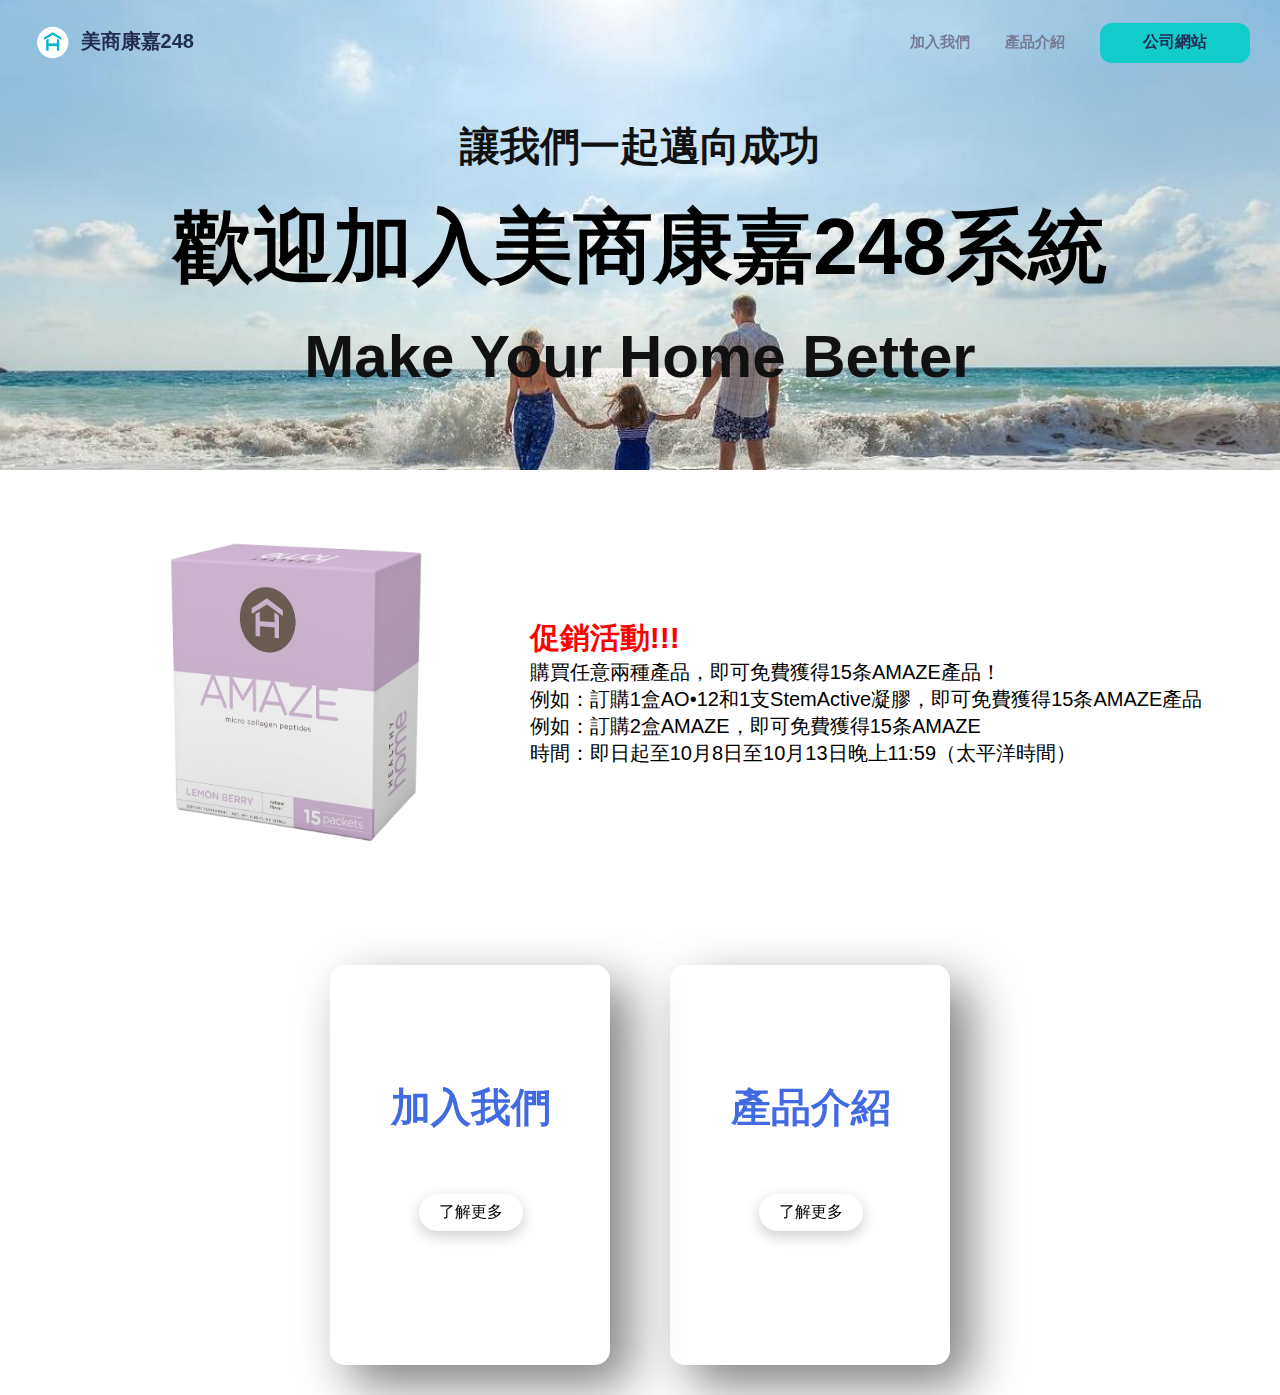
<file: index.html>
<!DOCTYPE html>
<html lang="en">
<head>
    <meta charset="utf-8" />
    <meta http-equiv="X-UA-Compatible" content="IE=edge">
    <!-- Change your WEBSITE TITLE HERE-->
    <title>HealthyHome248</title>
    <meta name="viewport" content="width=device-width, initial-scale=1">
    <link rel="stylesheet" type="text/css" href="main.css" />
    <!-- <script src="index.js"></script> -->
</head>
<body>
    <!-- Navigation Bar -->
    <div class="navbar" id="nav">
        <div class="logo">
		<img src="./dict/images/logo.png" alt="Logo" style="height: 45px; vertical-align: middle;">
        美商康嘉248
		</div>
        <div class="menu-icon" id="menuIcon">
            <span></span>
            <span></span>
            <span></span>
            <span></span>
        </div>
        <ul id="navbarMenu">
            <li><a href="./pages/join/index.html">加入我們</a></li>
            <li><a href="./pages/products/index.html">產品介紹</a></li>
            <div class="buttons">
				<a href="https://healthyhome.com/" target="_blank">
					<button class="login">公司網站</button>
				</a>
			</div>
        </ul>
    </div>

	<div class="intro-section">
    <div class="text-intro">
        <div class="intro">
            <!-- Here's the Big title and the subtitle on the left on the main page -->
			<h3>讓我們一起邁向成功</h3>
            <h1>歡迎加入美商康嘉248系統</h1>
			<h2>Make Your Home Better</h2>
        </div>
    </div>
	</div>
						<div class="spotlight">
						<div class="image">
							<img src="./pages/products/images/amaze.jpg" alt="" width="432" height="360"></div>
						<div class="content">
							<h3>促銷活動!!!</h3>
							<p>購買任意兩種產品，即可免費獲得15条AMAZE產品！</p>
							<p></p>
							<p>例如：訂購1盒AO•12和1支StemActive凝膠，即可免費獲得15条AMAZE產品</p>
							<p></p>
							<p>例如：訂購2盒AMAZE，即可免費獲得15条AMAZE</p>
							<p></p>
							<p>時間：即日起至10月8日至10月13日晚上11:59（太平洋時間）</p>
							</div>
					</div>

    <div class="container">
        <!-- Here's the cards on the right. You can add more cards with copy-paste the whole <div class="card"></div> block -->
        <div class="card">
            <div class="content">
                <h2></h2>
                <!-- The title on the card.-->
                <h3>加入我們</h3>
                <div class="hov">
                    <!-- The subtitle -->
                    <p>成為康嘉會員</p>
                    <!-- Link to the subpage-->
                    <a href="./pages/join/index.html">了解更多</a>
                </div>
            </div>
        </div>

        <div class="card">
            <div class="content">
                <h2></h2>
                <h3>產品介紹</h3>
                <div class="hov">
                    <p>公司產品介紹</p>
                    <!-- Link to the subpage-->
                    <a href="./pages/products/index.html">了解更多</a>
                </div>
            </div>
        </div>
		
    </div>
	<script src="script.js"></script>
</body>
</html>
</file>
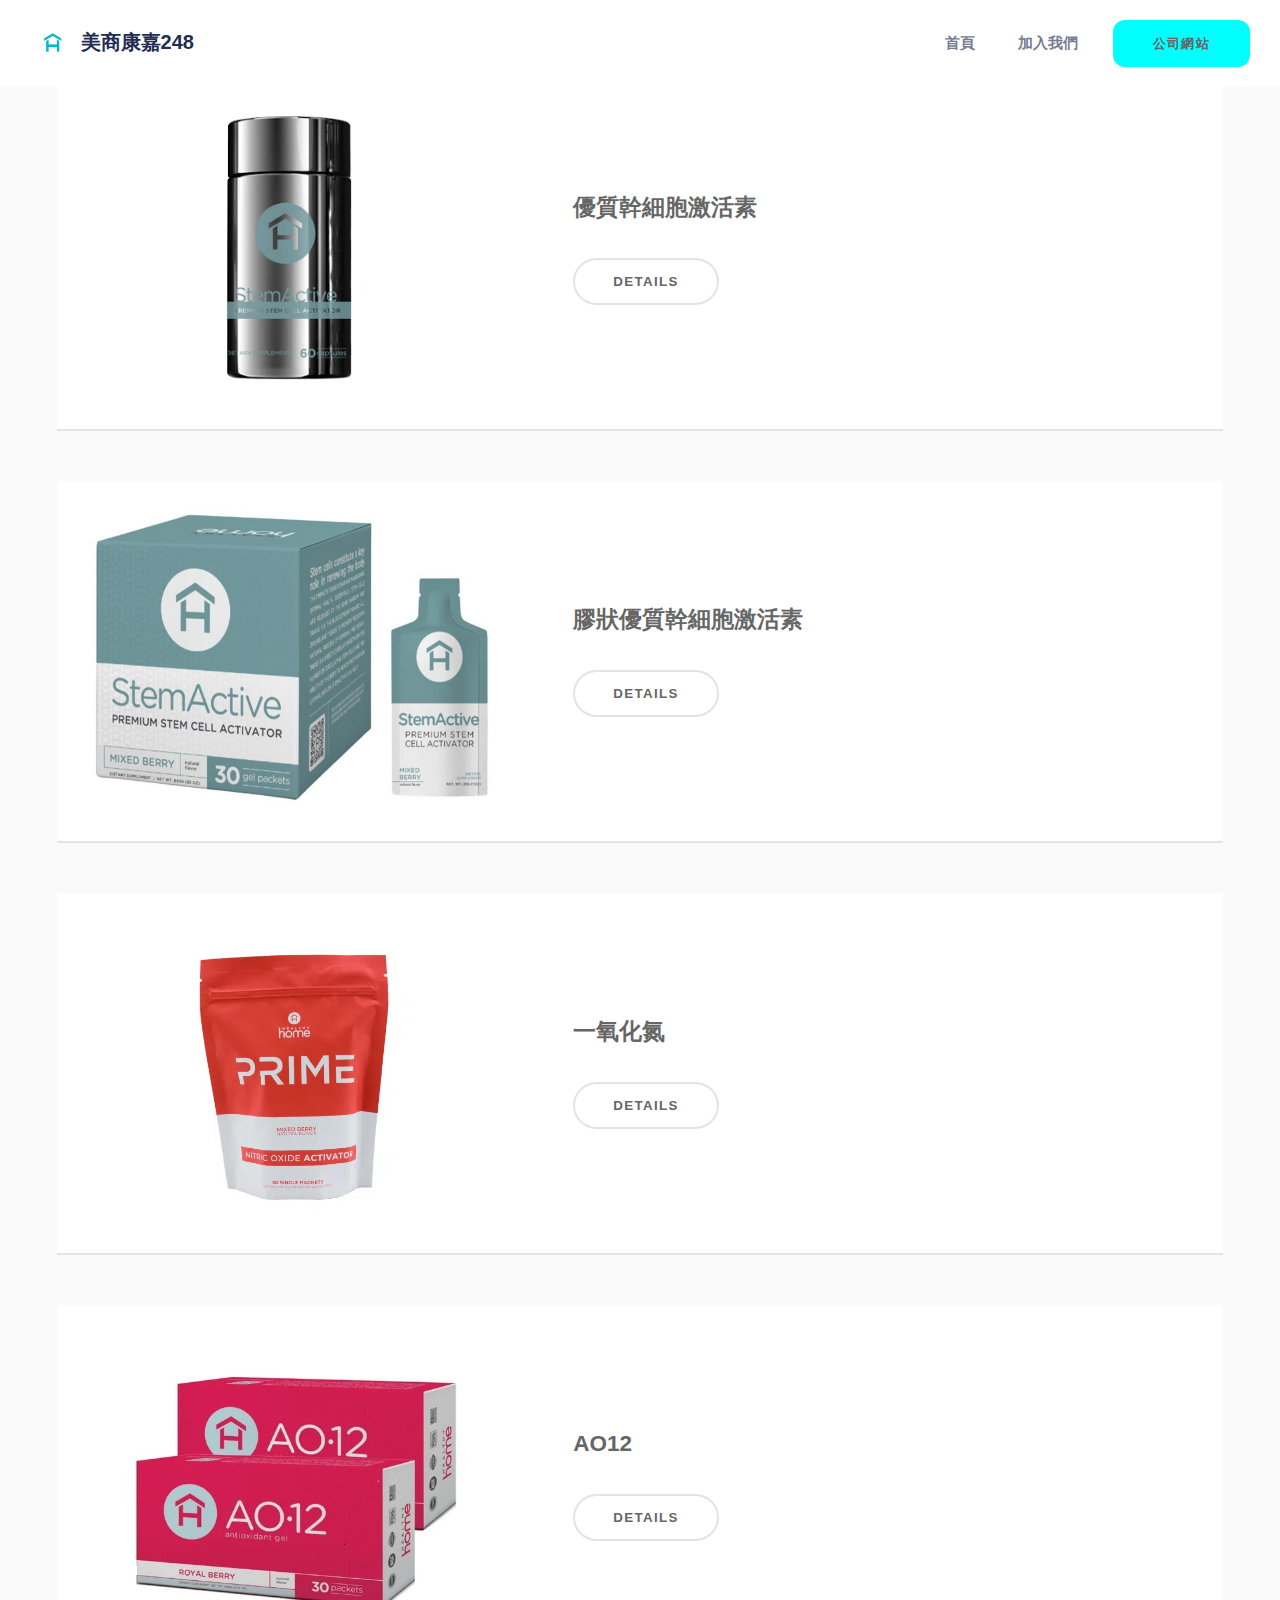
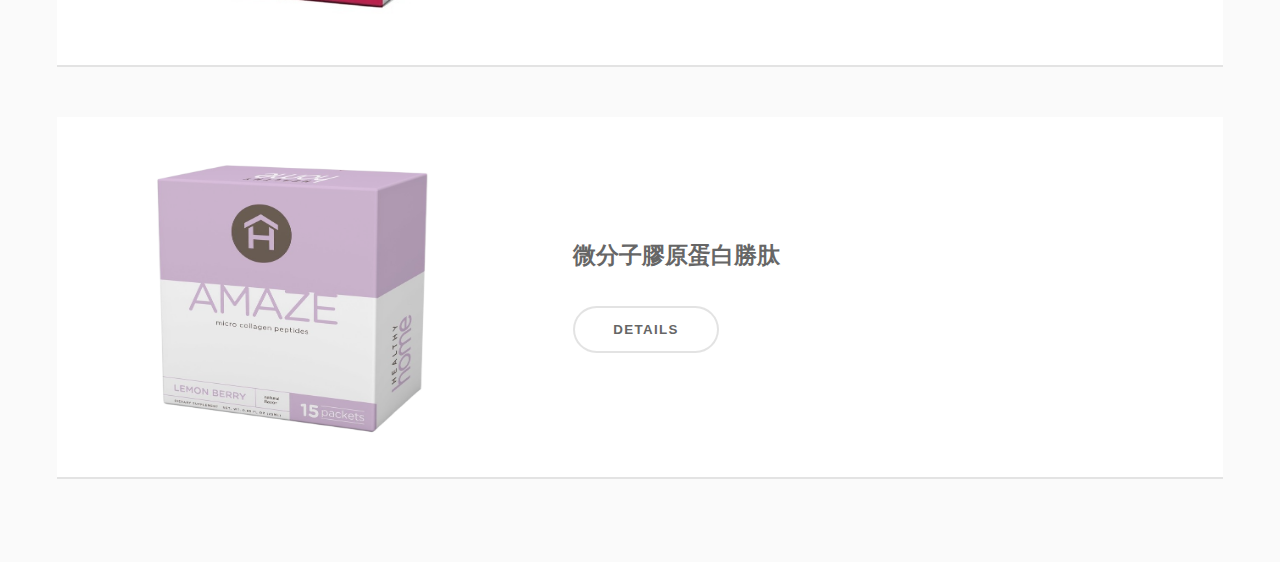
<file: pages/products/index.html>
<!DOCTYPE HTML>
<html><head><title>產品</title><meta charset="utf-8"><meta name="robots" content="index, follow, max-image-preview:large, max-snippet:-1, max-video-preview:-1"><meta name="viewport" content="width=device-width, initial-scale=1"><!--[if lte IE 8]><script src="assets/js/ie/html5shiv.js"></script><![endif]--><link rel="stylesheet" href="assets/css/main.css"><!--[if lte IE 9]><link rel="stylesheet" href="assets/css/ie9.css" /><![endif]--></head>
<body>
    <div class="navbar" id="nav">
        <div class="logo">
		<img src="../../dict/images/logo.png" alt="Logo" style="height: 45px; vertical-align: middle;">
        美商康嘉248
		</div>
        <div class="menu-icon" id="menuIcon">
            <span></span>
            <span></span>
            <span></span>
            <span></span>
        </div>
       <ul id="navbarMenu">
            <li><a href="../../index.html">首頁</a></li>
            <li><a href="../join/index.html">加入我們</a></li>
            <div class="buttons">
				<a href="https://healthyhome.com/" target="_blank">
					<button class="login">公司網站</button>
				</a>
			</div>
        </ul>
    </div>
	<div id="nav"></div>

		<!-- Banner -->
			<!-- Two --><section id="two" class="wrapper style2 alt"><div class="inner">
					<div class="spotlight">
						<div class="image">
							<img src="images/steamactive.jpg" alt="" width="432" height="360"></div>
						<div class="content">
							<h3>優質幹細胞激活素</h3>
							<p></p>
							<ul class="actions"><li><a href="#" class="button alt">Details</a></li>
							</ul></div>
					</div>
					<div class="spotlight">
						<div class="image">
							<img src="images/steamactivegel.jpg" alt="" width="432" height="360"></div>
						<div class="content">
							<h3>膠狀優質幹細胞激活素</h3>
							<p></p>
							<ul class="actions"><li><a href="#" class="button alt">Details</a></li>
							</ul></div>
					</div>
					<div class="spotlight">
						<div class="image">
							<img src="images/prime.jpg" alt="" width="432" height="360"></div>
						<div class="content">
							<h3>一氧化氮</h3>
							<p></p>
							<ul class="actions"><li><a href="#" class="button alt">Details</a></li>
							</ul></div>
					</div>
					<div class="spotlight">
						<div class="image">
							<img src="images/ao12.jpg" alt="" width="432" height="360"></div>
						<div class="content">
							<h3>AO12</h3>
							<p></p>
							<ul class="actions"><li><a href="#" class="button alt">Details</a></li>
							</ul></div>
					</div>
					<div class="spotlight">
						<div class="image">
							<img src="images/amaze.jpg" alt="" width="432" height="360"></div>
						<div class="content">
							<h3>微分子膠原蛋白勝肽</h3>
							<p></p>
							<ul class="actions"><li><a href="#" class="button alt">Details</a></li>
							</ul></div>
					</div>
					</div>
			</section>

		<!-- Scripts -->
			<script src="assets/js/jquery.min.js"></script><script src="assets/js/skel.min.js"></script><script src="assets/js/util.js"></script><!--[if lte IE 8]><script src="assets/js/ie/respond.min.js"></script><![endif]--><script src="assets/js/main.js"></script>
			<script src="../../script.js"></script>
	</body>
</html>
</file>
<file: main.css>
*{
  margin: 0;
  padding: 0;
  box-sizing: border-box;
}

body{
  margin: 0;
  padding: 0;
  font-family: Arial, sans-serif;
  background-position: center;
  background-size: cover;
  background-repeat: no-repeat;
  display: block; /* Change flex to block */
  height: 100vh; /* Ensure the full viewport height */
  overflow-x: hidden;
  /*padding-top: 40px; /* Add padding to body */
}

.intro-section {
    background-image: url('./dict/images/main.jpg'); /* Set your background image path */
    background-size: cover;
    background-position: center;
    padding: 10px 0; /* Adjust as necessary */
    text-align: center;
	height: auto;
}

.text-intro {
    position: relative;
    display: flex;
    flex-direction: column;
    align-items: center; /* Horizontal centering */
    justify-content: center; /* Vertical centering */
    margin-left: 20px;
    margin-right: 20px;
    padding-top: 40px; /* Leave margin to prevent overlap with navbar */
    flex-wrap: wrap;
    z-index: 1;
    height: 50vh; 
}

.text-intro .intro h1 {
    text-align: center; /* Center text */
    font-size: 80px;
    color: #000000;
    font-weight: bold;
    margin: 20px; /* Even 20px margin on all sides */
    
}

.text-intro .intro h2 {
    text-align: center; /* Center text */
    font-size: 60px;
    color: #111111;
    font-weight: bold;
    margin: 20px; /* Even 20px margin on all sides */
    
}

.text-intro .intro h3 {
    text-align: center; /* Center text */
    font-size: 40px;
    color: #111111;
    font-weight: bold;
    margin: 20px; /* Even 20px margin on all sides */
   
}

/* Responsive adjustments for smaller screens */
@media (max-width: 768px) {
    .text-intro .intro h1 {
        font-size: 60px; /* Reduce font size on smaller screens */
    }
    .text-intro .intro h2 {
        font-size: 50px; /* Reduce font size on smaller screens */
    }
	.text-intro .intro h3 {
        font-size: 30px; /* Reduce font size on smaller screens */
    }
}

@media (max-width: 480px) {
    .text-intro .intro h1 {
        font-size: 50px; /* Further reduce font size for mobile screens */
    }
    .text-intro .intro h2 {
        font-size: 40px; /* Further reduce font size for mobile screens */
    }
    .text-intro .intro h3 {
        font-size: 25px; /* Further reduce font size for mobile screens */
    }
}


.container {
  position: relative;
  display: flex;
  justify-content: center;
  align-items: center;
  flex-wrap: wrap;
  margin-top: 40px; /* Add margin to avoid overlapping with navbar */
  z-index: 1;
}

.container .card{
  position: relative;
  width: 280px;
  height: 400px;
  background-color: rgba(255, 255,255,0.1);
  margin: 30px;
  border-radius: 15px;
  box-shadow: 20px 20px 50px rgba(0, 0, 0, 0.5);
  overflow: hidden;
  display: flex;
  justify-content: center;
  align-items: center;
  border-top: 1px solid rgba(255, 255, 255,0.5);
  border-left: 1px solid rgba(255, 255, 255,0.5);
  backdrop-filter: blur(5px);
}

.container .card .content{
  padding: 20px;
  text-align: center;
}

/* .container .card .content .hov{
  transform: translateY(100px);
  opacity: 0;
  transition: 0.5s;
} */

/* .container .card:hover .content .hov{
  transform: translateY(0);
  opacity: 1;
} */

.container .card .content h3{
  font-size: 40px;
  color: 	#4169E1;
  margin-top: -20px;
}

.container .card .content p{
  text-align: justify;
  font-size: 18px;
  color: #fff;
  font-weight: 300;
  margin: 20px 20px 0 20px;
}  

.container .card .content a{
  position: relative;
  display: inline-block;
  padding: 8px 20px;
  margin-top: 15px;
  background-color: #fff;
  color: #000;
  text-decoration: none;
  border-radius: 20px;
  font-weight: 500;
  box-shadow: 0 5px 15px rgba(0, 0, 0, 0.2);
}


.navbar {
  display: flex;
  justify-content: space-between;
  align-items: center;
  background-color: rgba(255, 255,255,0);
  padding: 20px 30px;
  color: white;
  position: fixed; /* Fix it at the top */
  top: 0;
  width: 100%;
  z-index: 100; /* Make sure it's above other content */
}

.logo {
  font-size: 20px;
  font-weight: bold;
  color: #232c53;
}

.navbar ul {
  list-style-type: none;
  margin: 0;
  padding: 0;
  display: flex;
  align-items: center;
}

.navbar li {
  position: relative;
  margin-right: 15px;
    font-size: 15px;
  font-weight: bold;
}

.navbar li a {
  color: #777b91;
  text-decoration: none;
  padding: 10px;
}

.navbar li a:hover {
  color: #141e46;
}


.buttons {
  display: flex;
}

.buttons button {
  width: 150px;  /* 设置按钮的宽度 */
  height: 40px;  /* 设置按钮的高度 */
  margin-left: 10px;
  padding: 5px 10px;
  border: none;
  cursor: pointer;
  background-color: #12cccc;
  border-radius: 12px; /* Makes the button edges rounded */
}


.login {
  color: #232c53;
  background-color: #fff;
  font-size: 16px;
  font-weight: bold;
}


/* 添加响应式设计的样式 */
@media screen and (max-width: 768px) {
  .navbar {
    position: relative;
    padding: 10px 10px;
  }

  /* 在小屏幕上隐藏导航栏和搜索框等 */
  .navbar ul,
  .search-box,
  .buttons {
    display: none;
  }

  /* 显示汉堡式图标 */
  .navbar .menu-icon {
    display: block;
    position: relative;
    width: 30px;
    height: 20px;
    cursor: pointer;
  }

  .navbar .menu-icon span {
    display: block;
    position: absolute;
    height: 4px;
    width: 100%;
    background: #0ec4c4;
    border-radius: 4px;
    opacity: 1;
    left: 0;
    transform: rotate(0deg);
    transition: 0.25s ease-in-out;
  }

  .navbar .menu-icon span:nth-child(1) {
    top: 0px;
  }

  .navbar .menu-icon span:nth-child(2),
  .navbar .menu-icon span:nth-child(3) {
    top: 10px;
  }

  .navbar .menu-icon span:nth-child(4) {
    top: 20px;
  }

  /* 菜单展开时的样式 */
  .navbar.open .menu-icon span:nth-child(1) {
    width: 0%;
    left: 100%;
  }

  .navbar.open .menu-icon span:nth-child(2) {
    transform: rotate(45deg);
  }

  .navbar.open .menu-icon span:nth-child(3) {
    transform: rotate(-45deg);
  }

  .navbar.open .menu-icon span:nth-child(4) {
    top: 18px;
    width: 0%;
    left: 50%;
  }

  /* 展开菜单时的导航栏样式 */
  .navbar.open ul {
    display: flex;
    flex-direction: column;
  }

  .navbar.open .buttons {
    display: block;
  }

  .buttons {
    display: block;
  }

  #navbarMenu {
    width: 100%;
    flex-direction: column;
    gap: 10px;
    padding: 10px 0;
    background-color: #ffffff;
    border-radius: 10px;
    position: absolute;
    left: 0;
    bottom: -200px;
    text-align: center;
  }

  #navbarMenu li a {
    font-size: 20px;
  }
}

.spotlight {
    display: flex;
    justify-content: center;
    align-items: center;
    text-align: center;
    margin: 20px 0;
}

.spotlight .image {
    margin-right: 20px;
}

.spotlight img {
    max-width: 100%;
    height: auto;
}

.spotlight .content {
    display: flex;
    flex-direction: column;
    justify-content: center;
    text-align: left;
}

.spotlight .content h3{
	color: red;
	font-size: 30px;
	font-weight: bold;
}

.spotlight .content p{
	font-size: 20px;
}


@media (max-width: 768px) {
    .spotlight {
        flex-direction: column;
		align-items: center; /* 小屏时整体居中 */
    }
    
    .spotlight .image {
        margin-right: 0;
        margin-bottom: 20px;
    }
	
	.spotlight .content {
        align-items: center; /* 小屏时文字居中 */
        text-align: center; /* 小屏时文字居中对齐 */
    }
}
</file>
<file: pages/products/assets/css/ie9.css>
/*
	Prism by TEMPLATED
	templated.co @templatedco
	Released for free under the Creative Commons Attribution 3.0 license (templated.co/license)
*/

/* Split */

	.split:after {
		content: '';
		display: block;
		clear: both;
	}

	.split > * {
		float: left;
	}

/* Spotlight */

	.spotlight:after {
		content: '';
		display: block;
		clear: both;
	}

	.spotlight .image {
		float: left;
	}

	.spotlight .content {
		float: left;
	}

/* Banner */

	#banner {
		background: #4A4771;
	}
</file>
<file: pages/products/assets/css/main.css>
@import url(font-awesome.min.css);

.navbar {
  display: flex;
  justify-content: space-between;
  align-items: center;
  background-color: rgba(255, 255,255,1);
  padding: 20px 30px;
  color: white;
  position: fixed; /* Fix it at the top */
  top: 0;
  width: 100%;
  z-index: 100; /* Make sure it's above other content */
}

.logo {
  font-size: 20px;
  font-weight: bold;
  color: #232c53;
}

.navbar ul {
  list-style-type: none;
  margin: 0;
  padding: 0;
  display: flex;
  align-items: center;
}

.navbar li {
  position: relative;
  margin-right: 15px;
      font-size: 15px;
  font-weight: bold;
}

.navbar li a {
  color: #777b91;
  text-decoration: none;
  padding: 10px;
}

.navbar li a:hover {
  color: #141e46;
}


.buttons {
  display: flex;
}

.buttons button {
  margin-left: 10px;

  border: none;
  cursor: pointer;
  background-color: #00FFFF;
  border-radius: 12px; /* Makes the button edges rounded */
}


/* 添加响应式设计的样式 */
@media screen and (max-width: 768px) {
  .navbar {
    position: relative;
    padding: 10px 10px;
  }

  /* 在小屏幕上隐藏导航栏和搜索框等 */
  .navbar ul,
  .search-box,
  .buttons {
    display: none;
  }

  /* 显示汉堡式图标 */
  .navbar .menu-icon {
    display: block;
    position: relative;
    width: 30px;
    height: 20px;
    cursor: pointer;
  }

  .navbar .menu-icon span {
    display: block;
    position: absolute;
    height: 4px;
    width: 100%;
    background: #232c53;
    border-radius: 4px;
    opacity: 1;
    left: 0;
    transform: rotate(0deg);
    transition: 0.25s ease-in-out;
  }

  .navbar .menu-icon span:nth-child(1) {
    top: 0px;
  }

  .navbar .menu-icon span:nth-child(2),
  .navbar .menu-icon span:nth-child(3) {
    top: 10px;
  }

  .navbar .menu-icon span:nth-child(4) {
    top: 20px;
  }

  /* 菜单展开时的样式 */
  .navbar.open .menu-icon span:nth-child(1) {
    top: 18px;
    width: 0%;
    left: 50%;
  }

  .navbar.open .menu-icon span:nth-child(2) {
    transform: rotate(45deg);
  }

  .navbar.open .menu-icon span:nth-child(3) {
    transform: rotate(-45deg);
  }

  .navbar.open .menu-icon span:nth-child(4) {
    top: 18px;
    width: 0%;
    left: 50%;
  }

  /* 展开菜单时的导航栏样式 */
  .navbar.open ul {
    display: flex;
    flex-direction: column;
  }

  .navbar.open .search-box,
  .navbar.open .buttons {
    display: block;
  }

  .search-box,
  .buttons {
    display: block;
  }

  #navbarMenu {
    width: 100%;
    flex-direction: column;
    gap: 10px;
    padding: 10px 0;
    background-color: #ffffff;
    border-radius: 10px;
    position: absolute;
    left: 0;
    bottom: -200px;
    text-align: center;
  }

  #navbarMenu li a {
    font-size: 20px;
  }
}

/* Reset */

	html, body, div, span, applet, object, iframe, h1, h2, h3, h4, h5, h6, p, blockquote, pre, a, abbr, acronym, address, big, cite, code, del, dfn, em, img, ins, kbd, q, s, samp, small, strike, strong, sub, sup, tt, var, b, u, i, center, dl, dt, dd, ol, ul, li, fieldset, form, label, legend, table, caption, tbody, tfoot, thead, tr, th, td, article, aside, canvas, details, embed, figure, figcaption, footer, header, hgroup, menu, nav, output, ruby, section, summary, time, mark, audio, video {
		margin: 0;
		padding: 0;
		border: 0;
		font-size: 100%;
		font: inherit;
		vertical-align: baseline;
	}
.image.fit img {
	width: 100%;
	height: auto;
}
	article, aside, details, figcaption, figure, footer, header, hgroup, menu, nav, section {
		display: block;
	}

	body {
		line-height: 1;
	}

	ol, ul {
		list-style: none;
	}

	blockquote, q {
		quotes: none;
	}

	blockquote:before, blockquote:after, q:before, q:after {
		content: '';
		content: none;
	}

	table {
		border-collapse: collapse;
		border-spacing: 0;
	}

	body {
		-webkit-text-size-adjust: none;
	}

/* Box Model */

	*, *:before, *:after {
		-moz-box-sizing: border-box;
		-webkit-box-sizing: border-box;
		box-sizing: border-box;
	}

/* Grid */

	.row {
		border-bottom: solid 1px transparent;
		-moz-box-sizing: border-box;
		-webkit-box-sizing: border-box;
		box-sizing: border-box;
	}

	.row > * {
		float: left;
		-moz-box-sizing: border-box;
		-webkit-box-sizing: border-box;
		box-sizing: border-box;
	}

	.row:after, .row:before {
		content: '';
		display: block;
		clear: both;
		height: 0;
	}

	.row.uniform > * > :first-child {
		margin-top: 0;
	}

	.row.uniform > * > :last-child {
		margin-bottom: 0;
	}

	.row.\30 \25 > * {
		padding: 0 0 0 0em;
	}

	.row.\30 \25 {
		margin: 0 0 -1px 0em;
	}

	.row.uniform.\30 \25 > * {
		padding: 0em 0 0 0em;
	}

	.row.uniform.\30 \25 {
		margin: 0em 0 -1px 0em;
	}

	.row > * {
		padding: 0 0 0 2em;
	}

	.row {
		margin: 0 0 -1px -2em;
	}

	.row.uniform > * {
		padding: 2em 0 0 2em;
	}

	.row.uniform {
		margin: -2em 0 -1px -2em;
	}

	.row.\32 00\25 > * {
		padding: 0 0 0 4em;
	}

	.row.\32 00\25 {
		margin: 0 0 -1px -4em;
	}

	.row.uniform.\32 00\25 > * {
		padding: 4em 0 0 4em;
	}

	.row.uniform.\32 00\25 {
		margin: -4em 0 -1px -4em;
	}

	.row.\31 50\25 > * {
		padding: 0 0 0 3em;
	}

	.row.\31 50\25 {
		margin: 0 0 -1px -3em;
	}

	.row.uniform.\31 50\25 > * {
		padding: 3em 0 0 3em;
	}

	.row.uniform.\31 50\25 {
		margin: -3em 0 -1px -3em;
	}

	.row.\35 0\25 > * {
		padding: 0 0 0 1em;
	}

	.row.\35 0\25 {
		margin: 0 0 -1px -1em;
	}

	.row.uniform.\35 0\25 > * {
		padding: 1em 0 0 1em;
	}

	.row.uniform.\35 0\25 {
		margin: -1em 0 -1px -1em;
	}

	.row.\32 5\25 > * {
		padding: 0 0 0 0.5em;
	}

	.row.\32 5\25 {
		margin: 0 0 -1px -0.5em;
	}

	.row.uniform.\32 5\25 > * {
		padding: 0.5em 0 0 0.5em;
	}

	.row.uniform.\32 5\25 {
		margin: -0.5em 0 -1px -0.5em;
	}

	.\31 2u, .\31 2u\24 {
		width: 100%;
		clear: none;
		margin-left: 0;
	}

	.\31 1u, .\31 1u\24 {
		width: 91.6666666667%;
		clear: none;
		margin-left: 0;
	}

	.\31 0u, .\31 0u\24 {
		width: 83.3333333333%;
		clear: none;
		margin-left: 0;
	}

	.\39 u, .\39 u\24 {
		width: 75%;
		clear: none;
		margin-left: 0;
	}

	.\38 u, .\38 u\24 {
		width: 66.6666666667%;
		clear: none;
		margin-left: 0;
	}

	.\37 u, .\37 u\24 {
		width: 58.3333333333%;
		clear: none;
		margin-left: 0;
	}

	.\36 u, .\36 u\24 {
		width: 50%;
		clear: none;
		margin-left: 0;
	}

	.\35 u, .\35 u\24 {
		width: 41.6666666667%;
		clear: none;
		margin-left: 0;
	}

	.\34 u, .\34 u\24 {
		width: 33.3333333333%;
		clear: none;
		margin-left: 0;
	}

	.\33 u, .\33 u\24 {
		width: 25%;
		clear: none;
		margin-left: 0;
	}

	.\32 u, .\32 u\24 {
		width: 16.6666666667%;
		clear: none;
		margin-left: 0;
	}

	.\31 u, .\31 u\24 {
		width: 8.3333333333%;
		clear: none;
		margin-left: 0;
	}

	.\31 2u\24 + *,
	.\31 1u\24 + *,
	.\31 0u\24 + *,
	.\39 u\24 + *,
	.\38 u\24 + *,
	.\37 u\24 + *,
	.\36 u\24 + *,
	.\35 u\24 + *,
	.\34 u\24 + *,
	.\33 u\24 + *,
	.\32 u\24 + *,
	.\31 u\24 + * {
		clear: left;
	}

	.\-11u {
		margin-left: 91.66667%;
	}

	.\-10u {
		margin-left: 83.33333%;
	}

	.\-9u {
		margin-left: 75%;
	}

	.\-8u {
		margin-left: 66.66667%;
	}

	.\-7u {
		margin-left: 58.33333%;
	}

	.\-6u {
		margin-left: 50%;
	}

	.\-5u {
		margin-left: 41.66667%;
	}

	.\-4u {
		margin-left: 33.33333%;
	}

	.\-3u {
		margin-left: 25%;
	}

	.\-2u {
		margin-left: 16.66667%;
	}

	.\-1u {
		margin-left: 8.33333%;
	}

	@media screen and (max-width: 1680px) {

		.row > * {
			padding: 0 0 0 2em;
		}

		.row {
			margin: 0 0 -1px -2em;
		}

		.row.uniform > * {
			padding: 2em 0 0 2em;
		}

		.row.uniform {
			margin: -2em 0 -1px -2em;
		}

		.row.\32 00\25 > * {
			padding: 0 0 0 4em;
		}

		.row.\32 00\25 {
			margin: 0 0 -1px -4em;
		}

		.row.uniform.\32 00\25 > * {
			padding: 4em 0 0 4em;
		}

		.row.uniform.\32 00\25 {
			margin: -4em 0 -1px -4em;
		}

		.row.\31 50\25 > * {
			padding: 0 0 0 3em;
		}

		.row.\31 50\25 {
			margin: 0 0 -1px -3em;
		}

		.row.uniform.\31 50\25 > * {
			padding: 3em 0 0 3em;
		}

		.row.uniform.\31 50\25 {
			margin: -3em 0 -1px -3em;
		}

		.row.\35 0\25 > * {
			padding: 0 0 0 1em;
		}

		.row.\35 0\25 {
			margin: 0 0 -1px -1em;
		}

		.row.uniform.\35 0\25 > * {
			padding: 1em 0 0 1em;
		}

		.row.uniform.\35 0\25 {
			margin: -1em 0 -1px -1em;
		}

		.row.\32 5\25 > * {
			padding: 0 0 0 0.5em;
		}

		.row.\32 5\25 {
			margin: 0 0 -1px -0.5em;
		}

		.row.uniform.\32 5\25 > * {
			padding: 0.5em 0 0 0.5em;
		}

		.row.uniform.\32 5\25 {
			margin: -0.5em 0 -1px -0.5em;
		}

		.\31 2u\28xlarge\29, .\31 2u\24\28xlarge\29 {
			width: 100%;
			clear: none;
			margin-left: 0;
		}

		.\31 1u\28xlarge\29, .\31 1u\24\28xlarge\29 {
			width: 91.6666666667%;
			clear: none;
			margin-left: 0;
		}

		.\31 0u\28xlarge\29, .\31 0u\24\28xlarge\29 {
			width: 83.3333333333%;
			clear: none;
			margin-left: 0;
		}

		.\39 u\28xlarge\29, .\39 u\24\28xlarge\29 {
			width: 75%;
			clear: none;
			margin-left: 0;
		}

		.\38 u\28xlarge\29, .\38 u\24\28xlarge\29 {
			width: 66.6666666667%;
			clear: none;
			margin-left: 0;
		}

		.\37 u\28xlarge\29, .\37 u\24\28xlarge\29 {
			width: 58.3333333333%;
			clear: none;
			margin-left: 0;
		}

		.\36 u\28xlarge\29, .\36 u\24\28xlarge\29 {
			width: 50%;
			clear: none;
			margin-left: 0;
		}

		.\35 u\28xlarge\29, .\35 u\24\28xlarge\29 {
			width: 41.6666666667%;
			clear: none;
			margin-left: 0;
		}

		.\34 u\28xlarge\29, .\34 u\24\28xlarge\29 {
			width: 33.3333333333%;
			clear: none;
			margin-left: 0;
		}

		.\33 u\28xlarge\29, .\33 u\24\28xlarge\29 {
			width: 25%;
			clear: none;
			margin-left: 0;
		}

		.\32 u\28xlarge\29, .\32 u\24\28xlarge\29 {
			width: 16.6666666667%;
			clear: none;
			margin-left: 0;
		}

		.\31 u\28xlarge\29, .\31 u\24\28xlarge\29 {
			width: 8.3333333333%;
			clear: none;
			margin-left: 0;
		}

		.\31 2u\24\28xlarge\29 + *,
		.\31 1u\24\28xlarge\29 + *,
		.\31 0u\24\28xlarge\29 + *,
		.\39 u\24\28xlarge\29 + *,
		.\38 u\24\28xlarge\29 + *,
		.\37 u\24\28xlarge\29 + *,
		.\36 u\24\28xlarge\29 + *,
		.\35 u\24\28xlarge\29 + *,
		.\34 u\24\28xlarge\29 + *,
		.\33 u\24\28xlarge\29 + *,
		.\32 u\24\28xlarge\29 + *,
		.\31 u\24\28xlarge\29 + * {
			clear: left;
		}

		.\-11u\28xlarge\29 {
			margin-left: 91.66667%;
		}

		.\-10u\28xlarge\29 {
			margin-left: 83.33333%;
		}

		.\-9u\28xlarge\29 {
			margin-left: 75%;
		}

		.\-8u\28xlarge\29 {
			margin-left: 66.66667%;
		}

		.\-7u\28xlarge\29 {
			margin-left: 58.33333%;
		}

		.\-6u\28xlarge\29 {
			margin-left: 50%;
		}

		.\-5u\28xlarge\29 {
			margin-left: 41.66667%;
		}

		.\-4u\28xlarge\29 {
			margin-left: 33.33333%;
		}

		.\-3u\28xlarge\29 {
			margin-left: 25%;
		}

		.\-2u\28xlarge\29 {
			margin-left: 16.66667%;
		}

		.\-1u\28xlarge\29 {
			margin-left: 8.33333%;
		}

	}

	@media screen and (max-width: 1366px) {

		.row > * {
			padding: 0 0 0 1.5em;
		}

		.row {
			margin: 0 0 -1px -1.5em;
		}

		.row.uniform > * {
			padding: 1.5em 0 0 1.5em;
		}

		.row.uniform {
			margin: -1.5em 0 -1px -1.5em;
		}

		.row.\32 00\25 > * {
			padding: 0 0 0 3em;
		}

		.row.\32 00\25 {
			margin: 0 0 -1px -3em;
		}

		.row.uniform.\32 00\25 > * {
			padding: 3em 0 0 3em;
		}

		.row.uniform.\32 00\25 {
			margin: -3em 0 -1px -3em;
		}

		.row.\31 50\25 > * {
			padding: 0 0 0 2.25em;
		}

		.row.\31 50\25 {
			margin: 0 0 -1px -2.25em;
		}

		.row.uniform.\31 50\25 > * {
			padding: 2.25em 0 0 2.25em;
		}

		.row.uniform.\31 50\25 {
			margin: -2.25em 0 -1px -2.25em;
		}

		.row.\35 0\25 > * {
			padding: 0 0 0 0.75em;
		}

		.row.\35 0\25 {
			margin: 0 0 -1px -0.75em;
		}

		.row.uniform.\35 0\25 > * {
			padding: 0.75em 0 0 0.75em;
		}

		.row.uniform.\35 0\25 {
			margin: -0.75em 0 -1px -0.75em;
		}

		.row.\32 5\25 > * {
			padding: 0 0 0 0.375em;
		}

		.row.\32 5\25 {
			margin: 0 0 -1px -0.375em;
		}

		.row.uniform.\32 5\25 > * {
			padding: 0.375em 0 0 0.375em;
		}

		.row.uniform.\32 5\25 {
			margin: -0.375em 0 -1px -0.375em;
		}

		.\31 2u\28large\29, .\31 2u\24\28large\29 {
			width: 100%;
			clear: none;
			margin-left: 0;
		}

		.\31 1u\28large\29, .\31 1u\24\28large\29 {
			width: 91.6666666667%;
			clear: none;
			margin-left: 0;
		}

		.\31 0u\28large\29, .\31 0u\24\28large\29 {
			width: 83.3333333333%;
			clear: none;
			margin-left: 0;
		}

		.\39 u\28large\29, .\39 u\24\28large\29 {
			width: 75%;
			clear: none;
			margin-left: 0;
		}

		.\38 u\28large\29, .\38 u\24\28large\29 {
			width: 66.6666666667%;
			clear: none;
			margin-left: 0;
		}

		.\37 u\28large\29, .\37 u\24\28large\29 {
			width: 58.3333333333%;
			clear: none;
			margin-left: 0;
		}

		.\36 u\28large\29, .\36 u\24\28large\29 {
			width: 50%;
			clear: none;
			margin-left: 0;
		}

		.\35 u\28large\29, .\35 u\24\28large\29 {
			width: 41.6666666667%;
			clear: none;
			margin-left: 0;
		}

		.\34 u\28large\29, .\34 u\24\28large\29 {
			width: 33.3333333333%;
			clear: none;
			margin-left: 0;
		}

		.\33 u\28large\29, .\33 u\24\28large\29 {
			width: 25%;
			clear: none;
			margin-left: 0;
		}

		.\32 u\28large\29, .\32 u\24\28large\29 {
			width: 16.6666666667%;
			clear: none;
			margin-left: 0;
		}

		.\31 u\28large\29, .\31 u\24\28large\29 {
			width: 8.3333333333%;
			clear: none;
			margin-left: 0;
		}

		.\31 2u\24\28large\29 + *,
		.\31 1u\24\28large\29 + *,
		.\31 0u\24\28large\29 + *,
		.\39 u\24\28large\29 + *,
		.\38 u\24\28large\29 + *,
		.\37 u\24\28large\29 + *,
		.\36 u\24\28large\29 + *,
		.\35 u\24\28large\29 + *,
		.\34 u\24\28large\29 + *,
		.\33 u\24\28large\29 + *,
		.\32 u\24\28large\29 + *,
		.\31 u\24\28large\29 + * {
			clear: left;
		}

		.\-11u\28large\29 {
			margin-left: 91.66667%;
		}

		.\-10u\28large\29 {
			margin-left: 83.33333%;
		}

		.\-9u\28large\29 {
			margin-left: 75%;
		}

		.\-8u\28large\29 {
			margin-left: 66.66667%;
		}

		.\-7u\28large\29 {
			margin-left: 58.33333%;
		}

		.\-6u\28large\29 {
			margin-left: 50%;
		}

		.\-5u\28large\29 {
			margin-left: 41.66667%;
		}

		.\-4u\28large\29 {
			margin-left: 33.33333%;
		}

		.\-3u\28large\29 {
			margin-left: 25%;
		}

		.\-2u\28large\29 {
			margin-left: 16.66667%;
		}

		.\-1u\28large\29 {
			margin-left: 8.33333%;
		}

	}

	@media screen and (max-width: 980px) {

		.row > * {
			padding: 0 0 0 1.5em;
		}

		.row {
			margin: 0 0 -1px -1.5em;
		}

		.row.uniform > * {
			padding: 1.5em 0 0 1.5em;
		}

		.row.uniform {
			margin: -1.5em 0 -1px -1.5em;
		}

		.row.\32 00\25 > * {
			padding: 0 0 0 3em;
		}

		.row.\32 00\25 {
			margin: 0 0 -1px -3em;
		}

		.row.uniform.\32 00\25 > * {
			padding: 3em 0 0 3em;
		}

		.row.uniform.\32 00\25 {
			margin: -3em 0 -1px -3em;
		}

		.row.\31 50\25 > * {
			padding: 0 0 0 2.25em;
		}

		.row.\31 50\25 {
			margin: 0 0 -1px -2.25em;
		}

		.row.uniform.\31 50\25 > * {
			padding: 2.25em 0 0 2.25em;
		}

		.row.uniform.\31 50\25 {
			margin: -2.25em 0 -1px -2.25em;
		}

		.row.\35 0\25 > * {
			padding: 0 0 0 0.75em;
		}

		.row.\35 0\25 {
			margin: 0 0 -1px -0.75em;
		}

		.row.uniform.\35 0\25 > * {
			padding: 0.75em 0 0 0.75em;
		}

		.row.uniform.\35 0\25 {
			margin: -0.75em 0 -1px -0.75em;
		}

		.row.\32 5\25 > * {
			padding: 0 0 0 0.375em;
		}

		.row.\32 5\25 {
			margin: 0 0 -1px -0.375em;
		}

		.row.uniform.\32 5\25 > * {
			padding: 0.375em 0 0 0.375em;
		}

		.row.uniform.\32 5\25 {
			margin: -0.375em 0 -1px -0.375em;
		}

		.\31 2u\28medium\29, .\31 2u\24\28medium\29 {
			width: 100%;
			clear: none;
			margin-left: 0;
		}

		.\31 1u\28medium\29, .\31 1u\24\28medium\29 {
			width: 91.6666666667%;
			clear: none;
			margin-left: 0;
		}

		.\31 0u\28medium\29, .\31 0u\24\28medium\29 {
			width: 83.3333333333%;
			clear: none;
			margin-left: 0;
		}

		.\39 u\28medium\29, .\39 u\24\28medium\29 {
			width: 75%;
			clear: none;
			margin-left: 0;
		}

		.\38 u\28medium\29, .\38 u\24\28medium\29 {
			width: 66.6666666667%;
			clear: none;
			margin-left: 0;
		}

		.\37 u\28medium\29, .\37 u\24\28medium\29 {
			width: 58.3333333333%;
			clear: none;
			margin-left: 0;
		}

		.\36 u\28medium\29, .\36 u\24\28medium\29 {
			width: 50%;
			clear: none;
			margin-left: 0;
		}

		.\35 u\28medium\29, .\35 u\24\28medium\29 {
			width: 41.6666666667%;
			clear: none;
			margin-left: 0;
		}

		.\34 u\28medium\29, .\34 u\24\28medium\29 {
			width: 33.3333333333%;
			clear: none;
			margin-left: 0;
		}

		.\33 u\28medium\29, .\33 u\24\28medium\29 {
			width: 25%;
			clear: none;
			margin-left: 0;
		}

		.\32 u\28medium\29, .\32 u\24\28medium\29 {
			width: 16.6666666667%;
			clear: none;
			margin-left: 0;
		}

		.\31 u\28medium\29, .\31 u\24\28medium\29 {
			width: 8.3333333333%;
			clear: none;
			margin-left: 0;
		}

		.\31 2u\24\28medium\29 + *,
		.\31 1u\24\28medium\29 + *,
		.\31 0u\24\28medium\29 + *,
		.\39 u\24\28medium\29 + *,
		.\38 u\24\28medium\29 + *,
		.\37 u\24\28medium\29 + *,
		.\36 u\24\28medium\29 + *,
		.\35 u\24\28medium\29 + *,
		.\34 u\24\28medium\29 + *,
		.\33 u\24\28medium\29 + *,
		.\32 u\24\28medium\29 + *,
		.\31 u\24\28medium\29 + * {
			clear: left;
		}

		.\-11u\28medium\29 {
			margin-left: 91.66667%;
		}

		.\-10u\28medium\29 {
			margin-left: 83.33333%;
		}

		.\-9u\28medium\29 {
			margin-left: 75%;
		}

		.\-8u\28medium\29 {
			margin-left: 66.66667%;
		}

		.\-7u\28medium\29 {
			margin-left: 58.33333%;
		}

		.\-6u\28medium\29 {
			margin-left: 50%;
		}

		.\-5u\28medium\29 {
			margin-left: 41.66667%;
		}

		.\-4u\28medium\29 {
			margin-left: 33.33333%;
		}

		.\-3u\28medium\29 {
			margin-left: 25%;
		}

		.\-2u\28medium\29 {
			margin-left: 16.66667%;
		}

		.\-1u\28medium\29 {
			margin-left: 8.33333%;
		}

	}

	@media screen and (max-width: 736px) {

		.row > * {
			padding: 0 0 0 1.25em;
		}

		.row {
			margin: 0 0 -1px -1.25em;
		}

		.row.uniform > * {
			padding: 1.25em 0 0 1.25em;
		}

		.row.uniform {
			margin: -1.25em 0 -1px -1.25em;
		}

		.row.\32 00\25 > * {
			padding: 0 0 0 2.5em;
		}

		.row.\32 00\25 {
			margin: 0 0 -1px -2.5em;
		}

		.row.uniform.\32 00\25 > * {
			padding: 2.5em 0 0 2.5em;
		}

		.row.uniform.\32 00\25 {
			margin: -2.5em 0 -1px -2.5em;
		}

		.row.\31 50\25 > * {
			padding: 0 0 0 1.875em;
		}

		.row.\31 50\25 {
			margin: 0 0 -1px -1.875em;
		}

		.row.uniform.\31 50\25 > * {
			padding: 1.875em 0 0 1.875em;
		}

		.row.uniform.\31 50\25 {
			margin: -1.875em 0 -1px -1.875em;
		}

		.row.\35 0\25 > * {
			padding: 0 0 0 0.625em;
		}

		.row.\35 0\25 {
			margin: 0 0 -1px -0.625em;
		}

		.row.uniform.\35 0\25 > * {
			padding: 0.625em 0 0 0.625em;
		}

		.row.uniform.\35 0\25 {
			margin: -0.625em 0 -1px -0.625em;
		}

		.row.\32 5\25 > * {
			padding: 0 0 0 0.3125em;
		}

		.row.\32 5\25 {
			margin: 0 0 -1px -0.3125em;
		}

		.row.uniform.\32 5\25 > * {
			padding: 0.3125em 0 0 0.3125em;
		}

		.row.uniform.\32 5\25 {
			margin: -0.3125em 0 -1px -0.3125em;
		}

		.\31 2u\28small\29, .\31 2u\24\28small\29 {
			width: 100%;
			clear: none;
			margin-left: 0;
		}

		.\31 1u\28small\29, .\31 1u\24\28small\29 {
			width: 91.6666666667%;
			clear: none;
			margin-left: 0;
		}

		.\31 0u\28small\29, .\31 0u\24\28small\29 {
			width: 83.3333333333%;
			clear: none;
			margin-left: 0;
		}

		.\39 u\28small\29, .\39 u\24\28small\29 {
			width: 75%;
			clear: none;
			margin-left: 0;
		}

		.\38 u\28small\29, .\38 u\24\28small\29 {
			width: 66.6666666667%;
			clear: none;
			margin-left: 0;
		}

		.\37 u\28small\29, .\37 u\24\28small\29 {
			width: 58.3333333333%;
			clear: none;
			margin-left: 0;
		}

		.\36 u\28small\29, .\36 u\24\28small\29 {
			width: 50%;
			clear: none;
			margin-left: 0;
		}

		.\35 u\28small\29, .\35 u\24\28small\29 {
			width: 41.6666666667%;
			clear: none;
			margin-left: 0;
		}

		.\34 u\28small\29, .\34 u\24\28small\29 {
			width: 33.3333333333%;
			clear: none;
			margin-left: 0;
		}

		.\33 u\28small\29, .\33 u\24\28small\29 {
			width: 25%;
			clear: none;
			margin-left: 0;
		}

		.\32 u\28small\29, .\32 u\24\28small\29 {
			width: 16.6666666667%;
			clear: none;
			margin-left: 0;
		}

		.\31 u\28small\29, .\31 u\24\28small\29 {
			width: 8.3333333333%;
			clear: none;
			margin-left: 0;
		}

		.\31 2u\24\28small\29 + *,
		.\31 1u\24\28small\29 + *,
		.\31 0u\24\28small\29 + *,
		.\39 u\24\28small\29 + *,
		.\38 u\24\28small\29 + *,
		.\37 u\24\28small\29 + *,
		.\36 u\24\28small\29 + *,
		.\35 u\24\28small\29 + *,
		.\34 u\24\28small\29 + *,
		.\33 u\24\28small\29 + *,
		.\32 u\24\28small\29 + *,
		.\31 u\24\28small\29 + * {
			clear: left;
		}

		.\-11u\28small\29 {
			margin-left: 91.66667%;
		}

		.\-10u\28small\29 {
			margin-left: 83.33333%;
		}

		.\-9u\28small\29 {
			margin-left: 75%;
		}

		.\-8u\28small\29 {
			margin-left: 66.66667%;
		}

		.\-7u\28small\29 {
			margin-left: 58.33333%;
		}

		.\-6u\28small\29 {
			margin-left: 50%;
		}

		.\-5u\28small\29 {
			margin-left: 41.66667%;
		}

		.\-4u\28small\29 {
			margin-left: 33.33333%;
		}

		.\-3u\28small\29 {
			margin-left: 25%;
		}

		.\-2u\28small\29 {
			margin-left: 16.66667%;
		}

		.\-1u\28small\29 {
			margin-left: 8.33333%;
		}

	}

	@media screen and (max-width: 480px) {

		.row > * {
			padding: 0 0 0 1.25em;
		}

		.row {
			margin: 0 0 -1px -1.25em;
		}

		.row.uniform > * {
			padding: 1.25em 0 0 1.25em;
		}

		.row.uniform {
			margin: -1.25em 0 -1px -1.25em;
		}

		.row.\32 00\25 > * {
			padding: 0 0 0 2.5em;
		}

		.row.\32 00\25 {
			margin: 0 0 -1px -2.5em;
		}

		.row.uniform.\32 00\25 > * {
			padding: 2.5em 0 0 2.5em;
		}

		.row.uniform.\32 00\25 {
			margin: -2.5em 0 -1px -2.5em;
		}

		.row.\31 50\25 > * {
			padding: 0 0 0 1.875em;
		}

		.row.\31 50\25 {
			margin: 0 0 -1px -1.875em;
		}

		.row.uniform.\31 50\25 > * {
			padding: 1.875em 0 0 1.875em;
		}

		.row.uniform.\31 50\25 {
			margin: -1.875em 0 -1px -1.875em;
		}

		.row.\35 0\25 > * {
			padding: 0 0 0 0.625em;
		}

		.row.\35 0\25 {
			margin: 0 0 -1px -0.625em;
		}

		.row.uniform.\35 0\25 > * {
			padding: 0.625em 0 0 0.625em;
		}

		.row.uniform.\35 0\25 {
			margin: -0.625em 0 -1px -0.625em;
		}

		.row.\32 5\25 > * {
			padding: 0 0 0 0.3125em;
		}

		.row.\32 5\25 {
			margin: 0 0 -1px -0.3125em;
		}

		.row.uniform.\32 5\25 > * {
			padding: 0.3125em 0 0 0.3125em;
		}

		.row.uniform.\32 5\25 {
			margin: -0.3125em 0 -1px -0.3125em;
		}

		.\31 2u\28xsmall\29, .\31 2u\24\28xsmall\29 {
			width: 100%;
			clear: none;
			margin-left: 0;
		}

		.\31 1u\28xsmall\29, .\31 1u\24\28xsmall\29 {
			width: 91.6666666667%;
			clear: none;
			margin-left: 0;
		}

		.\31 0u\28xsmall\29, .\31 0u\24\28xsmall\29 {
			width: 83.3333333333%;
			clear: none;
			margin-left: 0;
		}

		.\39 u\28xsmall\29, .\39 u\24\28xsmall\29 {
			width: 75%;
			clear: none;
			margin-left: 0;
		}

		.\38 u\28xsmall\29, .\38 u\24\28xsmall\29 {
			width: 66.6666666667%;
			clear: none;
			margin-left: 0;
		}

		.\37 u\28xsmall\29, .\37 u\24\28xsmall\29 {
			width: 58.3333333333%;
			clear: none;
			margin-left: 0;
		}

		.\36 u\28xsmall\29, .\36 u\24\28xsmall\29 {
			width: 50%;
			clear: none;
			margin-left: 0;
		}

		.\35 u\28xsmall\29, .\35 u\24\28xsmall\29 {
			width: 41.6666666667%;
			clear: none;
			margin-left: 0;
		}

		.\34 u\28xsmall\29, .\34 u\24\28xsmall\29 {
			width: 33.3333333333%;
			clear: none;
			margin-left: 0;
		}

		.\33 u\28xsmall\29, .\33 u\24\28xsmall\29 {
			width: 25%;
			clear: none;
			margin-left: 0;
		}

		.\32 u\28xsmall\29, .\32 u\24\28xsmall\29 {
			width: 16.6666666667%;
			clear: none;
			margin-left: 0;
		}

		.\31 u\28xsmall\29, .\31 u\24\28xsmall\29 {
			width: 8.3333333333%;
			clear: none;
			margin-left: 0;
		}

		.\31 2u\24\28xsmall\29 + *,
		.\31 1u\24\28xsmall\29 + *,
		.\31 0u\24\28xsmall\29 + *,
		.\39 u\24\28xsmall\29 + *,
		.\38 u\24\28xsmall\29 + *,
		.\37 u\24\28xsmall\29 + *,
		.\36 u\24\28xsmall\29 + *,
		.\35 u\24\28xsmall\29 + *,
		.\34 u\24\28xsmall\29 + *,
		.\33 u\24\28xsmall\29 + *,
		.\32 u\24\28xsmall\29 + *,
		.\31 u\24\28xsmall\29 + * {
			clear: left;
		}

		.\-11u\28xsmall\29 {
			margin-left: 91.66667%;
		}

		.\-10u\28xsmall\29 {
			margin-left: 83.33333%;
		}

		.\-9u\28xsmall\29 {
			margin-left: 75%;
		}

		.\-8u\28xsmall\29 {
			margin-left: 66.66667%;
		}

		.\-7u\28xsmall\29 {
			margin-left: 58.33333%;
		}

		.\-6u\28xsmall\29 {
			margin-left: 50%;
		}

		.\-5u\28xsmall\29 {
			margin-left: 41.66667%;
		}

		.\-4u\28xsmall\29 {
			margin-left: 33.33333%;
		}

		.\-3u\28xsmall\29 {
			margin-left: 25%;
		}

		.\-2u\28xsmall\29 {
			margin-left: 16.66667%;
		}

		.\-1u\28xsmall\29 {
			margin-left: 8.33333%;
		}

	}

/* Basic */

	@-ms-viewport {
		width: device-width;
	}

	body {
		-ms-overflow-style: scrollbar;
	}

	@media screen and (max-width: 480px) {

		html, body {
			min-width: 320px;
		}

	}

	body {
		background: #fff;
	}

		body.is-loading *, body.is-loading *:before, body.is-loading *:after {
			-moz-animation: none !important;
			-webkit-animation: none !important;
			-ms-animation: none !important;
			animation: none !important;
			-moz-transition: none !important;
			-webkit-transition: none !important;
			-ms-transition: none !important;
			transition: none !important;
		}

/* Type */

	body {
		background-color: #fff;
		color: #777;
	}

	body, input, select, textarea {
		font-family: Arial, Helvetica, sans-serif;
		font-size: 13pt;
		font-weight: normal;
		line-height: 2;
	}

		@media screen and (max-width: 1680px) {

			body, input, select, textarea {
				font-size: 13.5pt;
			}

		}

		@media screen and (max-width: 1366px) {

			body, input, select, textarea {
				font-size: 12.5pt;
			}

		}

		@media screen and (max-width: 980px) {

			body, input, select, textarea {
				font-size: 12pt;
			}

		}

		@media screen and (max-width: 736px) {

			body, input, select, textarea {
				font-size: 11.5pt;
			}

		}

		@media screen and (max-width: 480px) {

			body, input, select, textarea {
				font-size: 11.5pt;
			}

		}

	a {
		-moz-transition: color 0.2s ease;
		-webkit-transition: color 0.2s ease;
		-ms-transition: color 0.2s ease;
		transition: color 0.2s ease;
		text-decoration: underline;
	}

		a:hover {
			color: #00BC8A !important;
			text-decoration: none;
		}

	strong, b {
		font-weight: bold;
	}

	em, i {
		font-style: italic;
	}

	p {
		margin: 0 0 2em 0;
	}

	h1, h2, h3, h4, h5, h6 {
		font-weight: bold;
		line-height: 1.5;
		margin: 0 0 1em 0;
	}

		h1 a, h2 a, h3 a, h4 a, h5 a, h6 a {
			color: inherit;
			text-decoration: none;
		}

	h2 {
		font-size: 1.75em;
	}

	h3 {
		font-size: 1.35em;
	}

	h4 {
		font-size: 1.1em;
	}

	h5 {
		font-size: 0.9em;
	}

	h6 {
		font-size: 0.7em;
	}

	sub {
		font-size: 0.8em;
		position: relative;
		top: 0.5em;
	}

	sup {
		font-size: 0.8em;
		position: relative;
		top: -0.5em;
	}

	blockquote {
		border-left: solid 4px;
		font-style: italic;
		margin: 0 0 2em 0;
		padding: 0.5em 0 0.5em 2em;
	}

	code {
		border-radius: 0;
		border: solid 1px;
		font-family: "Courier New", monospace;
		font-size: 0.9em;
		margin: 0 0.25em;
		padding: 0.25em 0.65em;
	}

	pre {
		-webkit-overflow-scrolling: touch;
		font-family: "Courier New", monospace;
		font-size: 0.9em;
		margin: 0 0 2em 0;
	}

		pre code {
			display: block;
			line-height: 1.75;
			padding: 1em 1.5em;
			overflow-x: auto;
		}

	hr {
		border: 0;
		border-bottom: solid 1px;
		margin: 2em 0;
	}

		hr.major {
			margin: 3em 0;
		}

	.align-left {
		text-align: left;
	}

	.align-center {
		text-align: center;
	}

	.align-right {
		text-align: right;
	}

	input, select, textarea {
		color: #666;
	}

	a {
		color: #00BC8A;
	}

	strong, b {
		color: #666;
	}

	h1, h2, h3, h4, h5, h6 {
		color: #666;
	}

	blockquote {
		border-left-color: rgba(144, 144, 144, 0.25);
	}

	code {
		background: rgba(144, 144, 144, 0.075);
		border-color: rgba(144, 144, 144, 0.25);
	}

	hr {
		border-bottom-color: rgba(144, 144, 144, 0.25);
	}

/* Box */

	.box {
		border-radius: 0;
		border: solid 1px;
		margin-bottom: 2em;
		padding: 1.5em;
	}

		.box > :last-child,
		.box > :last-child > :last-child,
		.box > :last-child > :last-child > :last-child {
			margin-bottom: 0;
		}

		.box.alt {
			border: 0;
			border-radius: 0;
			padding: 0;
		}

	.box {
		border-color: rgba(144, 144, 144, 0.25);
	}

/* Button */

	input[type="submit"],
	input[type="reset"],
	input[type="button"],
	button,
	.button {
		-moz-appearance: none;
		-webkit-appearance: none;
		-ms-appearance: none;
		appearance: none;
		-moz-transition: background-color 0.2s ease-in-out, color 0.2s ease-in-out;
		-webkit-transition: background-color 0.2s ease-in-out, color 0.2s ease-in-out;
		-ms-transition: background-color 0.2s ease-in-out, color 0.2s ease-in-out;
		transition: background-color 0.2s ease-in-out, color 0.2s ease-in-out;
		border-radius: 2em;
		border: 0;
		cursor: pointer;
		display: inline-block;
		font-size: 0.8em;
		font-weight: bold;
		height: 3.5em;
		letter-spacing: 0.1em;
		line-height: 3.65em;
		padding: 0 3em;
		text-align: center;
		text-decoration: none;
		text-transform: uppercase;
		white-space: nowrap;
	}

		input[type="submit"].icon,
		input[type="reset"].icon,
		input[type="button"].icon,
		button.icon,
		.button.icon {
			padding-left: 1.35em;
		}

			input[type="submit"].icon:before,
			input[type="reset"].icon:before,
			input[type="button"].icon:before,
			button.icon:before,
			.button.icon:before {
				margin-right: 0.5em;
			}

		input[type="submit"].fit,
		input[type="reset"].fit,
		input[type="button"].fit,
		button.fit,
		.button.fit {
			display: block;
			margin: 0 0 1em 0;
			width: 100%;
		}

		input[type="submit"].small,
		input[type="reset"].small,
		input[type="button"].small,
		button.small,
		.button.small {
			font-size: 0.8em;
		}

		input[type="submit"].big,
		input[type="reset"].big,
		input[type="button"].big,
		button.big,
		.button.big {
			font-size: 1.35em;
		}

		input[type="submit"].disabled, input[type="submit"]:disabled,
		input[type="reset"].disabled,
		input[type="reset"]:disabled,
		input[type="button"].disabled,
		input[type="button"]:disabled,
		button.disabled,
		button:disabled,
		.button.disabled,
		.button:disabled {
			-moz-pointer-events: none;
			-webkit-pointer-events: none;
			-ms-pointer-events: none;
			pointer-events: none;
			opacity: 0.25;
		}

		@media screen and (max-width: 480px) {

			input[type="submit"],
			input[type="reset"],
			input[type="button"],
			button,
			.button {
				padding: 0;
			}

		}

	input[type="submit"],
	input[type="reset"],
	input[type="button"],
	button,
	.button {
		background-color: #fafafa;
		color: #666 !important;
	}

		input[type="submit"]:hover,
		input[type="reset"]:hover,
		input[type="button"]:hover,
		button:hover,
		.button:hover {
			background-color: white;
		}

		input[type="submit"]:active,
		input[type="reset"]:active,
		input[type="button"]:active,
		button:active,
		.button:active {
			background-color: #ededed;
		}

		input[type="submit"].alt,
		input[type="reset"].alt,
		input[type="button"].alt,
		button.alt,
		.button.alt {
			background-color: transparent;
			box-shadow: inset 0 0 0 2px rgba(144, 144, 144, 0.25);
			color: #666 !important;
		}

			input[type="submit"].alt:hover,
			input[type="reset"].alt:hover,
			input[type="button"].alt:hover,
			button.alt:hover,
			.button.alt:hover {
				background-color: rgba(144, 144, 144, 0.075);
			}

			input[type="submit"].alt:active,
			input[type="reset"].alt:active,
			input[type="button"].alt:active,
			button.alt:active,
			.button.alt:active {
				background-color: rgba(144, 144, 144, 0.2);
			}

			input[type="submit"].alt.icon:before,
			input[type="reset"].alt.icon:before,
			input[type="button"].alt.icon:before,
			button.alt.icon:before,
			.button.alt.icon:before {
				color: #bbb;
			}

		input[type="submit"].special,
		input[type="reset"].special,
		input[type="button"].special,
		button.special,
		.button.special {
			background-color: #00BC8A;
			color: #ffffff !important;
		}

			input[type="submit"].special:hover,
			input[type="reset"].special:hover,
			input[type="button"].special:hover,
			button.special:hover,
			.button.special:hover {
				background-color: #00d69d;
			}

			input[type="submit"].special:active,
			input[type="reset"].special:active,
			input[type="button"].special:active,
			button.special:active,
			.button.special:active {
				background-color: #00a377;
			}

/* Form */

	form {
		margin: 0 0 2em 0;
	}

	label {
		display: block;
		font-size: 0.9em;
		font-weight: bold;
		margin: 0 0 1em 0;
	}

	input[type="text"],
	input[type="password"],
	input[type="email"],
	select,
	textarea {
		-moz-appearance: none;
		-webkit-appearance: none;
		-ms-appearance: none;
		appearance: none;
		border-radius: 0;
		border: none;
		border: solid 1px;
		color: inherit;
		display: block;
		outline: 0;
		padding: 0 1em;
		text-decoration: none;
		width: 100%;
	}

		input[type="text"]:invalid,
		input[type="password"]:invalid,
		input[type="email"]:invalid,
		select:invalid,
		textarea:invalid {
			box-shadow: none;
		}

	.select-wrapper {
		text-decoration: none;
		display: block;
		position: relative;
	}

		.select-wrapper:before {
			-moz-osx-font-smoothing: grayscale;
			-webkit-font-smoothing: antialiased;
			font-family: FontAwesome;
			font-style: normal;
			font-weight: normal;
			text-transform: none !important;
		}

		.select-wrapper:before {
			content: '\f078';
			display: block;
			height: 2.75em;
			line-height: 2.75em;
			pointer-events: none;
			position: absolute;
			right: 0;
			text-align: center;
			top: 0;
			width: 2.75em;
		}

		.select-wrapper select::-ms-expand {
			display: none;
		}

	input[type="text"],
	input[type="password"],
	input[type="email"],
	select {
		height: 2.75em;
	}

	textarea {
		padding: 0.75em 1em;
	}

	input[type="checkbox"],
	input[type="radio"] {
		-moz-appearance: none;
		-webkit-appearance: none;
		-ms-appearance: none;
		appearance: none;
		display: block;
		float: left;
		margin-right: -2em;
		opacity: 0;
		width: 1em;
		z-index: -1;
	}

		input[type="checkbox"] + label,
		input[type="radio"] + label {
			text-decoration: none;
			cursor: pointer;
			display: inline-block;
			font-size: 1em;
			font-weight: normal;
			padding-left: 2.4em;
			padding-right: 0.75em;
			position: relative;
		}

			input[type="checkbox"] + label:before,
			input[type="radio"] + label:before {
				-moz-osx-font-smoothing: grayscale;
				-webkit-font-smoothing: antialiased;
				font-family: FontAwesome;
				font-style: normal;
				font-weight: normal;
				text-transform: none !important;
			}

			input[type="checkbox"] + label:before,
			input[type="radio"] + label:before {
				border-radius: 0;
				border: solid 1px;
				content: '';
				display: inline-block;
				height: 1.65em;
				left: 0;
				line-height: 1.58125em;
				position: absolute;
				text-align: center;
				top: 0;
				width: 1.65em;
			}

		input[type="checkbox"]:checked + label:before,
		input[type="radio"]:checked + label:before {
			content: '\f00c';
		}

	input[type="checkbox"] + label:before {
		border-radius: 0;
	}

	input[type="radio"] + label:before {
		border-radius: 100%;
	}

	::-webkit-input-placeholder {
		opacity: 1.0;
	}

	:-moz-placeholder {
		opacity: 1.0;
	}

	::-moz-placeholder {
		opacity: 1.0;
	}

	:-ms-input-placeholder {
		opacity: 1.0;
	}

	.formerize-placeholder {
		opacity: 1.0;
	}

	label {
		color: #666;
	}

	input[type="text"],
	input[type="password"],
	input[type="email"],
	select,
	textarea {
		background: rgba(144, 144, 144, 0.075);
		border-color: rgba(144, 144, 144, 0.25);
	}

		input[type="text"]:focus,
		input[type="password"]:focus,
		input[type="email"]:focus,
		select:focus,
		textarea:focus {
			border-color: #00BC8A;
			box-shadow: 0 0 0 1px #00BC8A;
		}

	.select-wrapper:before {
		color: rgba(144, 144, 144, 0.25);
	}

	input[type="checkbox"] + label,
	input[type="radio"] + label {
		color: #777;
	}

		input[type="checkbox"] + label:before,
		input[type="radio"] + label:before {
			background: rgba(144, 144, 144, 0.075);
			border-color: rgba(144, 144, 144, 0.25);
		}

	input[type="checkbox"]:checked + label:before,
	input[type="radio"]:checked + label:before {
		background-color: #00BC8A;
		border-color: #00BC8A;
		color: #ffffff;
	}

	input[type="checkbox"]:focus + label:before,
	input[type="radio"]:focus + label:before {
		border-color: #00BC8A;
		box-shadow: 0 0 0 1px #00BC8A;
	}

	::-webkit-input-placeholder {
		color: #bbb !important;
	}

	:-moz-placeholder {
		color: #bbb !important;
	}

	::-moz-placeholder {
		color: #bbb !important;
	}

	:-ms-input-placeholder {
		color: #bbb !important;
	}

	.formerize-placeholder {
		color: #bbb !important;
	}

	form.alt input[type="text"],
	form.alt input[type="password"],
	form.alt input[type="email"],
	form.alt select,
	form.alt textarea {
		background-color: transparent;
	}

/* Icon */

	.icon {
		text-decoration: none;
		border-bottom: none;
		position: relative;
	}

		.icon:before {
			-moz-osx-font-smoothing: grayscale;
			-webkit-font-smoothing: antialiased;
			font-family: FontAwesome;
			font-style: normal;
			font-weight: normal;
			text-transform: none !important;
		}

		.icon > .label {
			display: none;
		}

/* Image */

	.image {
		border-radius: 0;
		border: 0;
		display: inline-block;
		position: relative;
	}

		.image img {
			border-radius: 0;
			display: block;
		}

		.image.left, .image.right {
			max-width: 40%;
		}

			.image.left img, .image.right img {
				width: 100%;
			}

		.image.left {
			float: left;
			margin: 0 1.5em 1em 0;
			top: 0.25em;
		}

		.image.right {
			float: right;
			margin: 0 0 1em 1.5em;
			top: 0.25em;
		}

		.image.fit {
			display: block;
			margin: 0 0 2em 0;
			width: 100%;
		}

			.image.fit img {
				width: 100%;
			}

		.image.main {
			display: block;
			margin: 0 0 3em 0;
			width: 100%;
		}

			.image.main img {
				width: 100%;
			}

/* List */

	ol {
		list-style: decimal;
		margin: 0 0 2em 0;
		padding-left: 1.25em;
	}

		ol li {
			padding-left: 0.25em;
		}

	ul {
		list-style: disc;
		margin: 0 0 2em 0;
		padding-left: 1em;
	}

		ul li {
			padding-left: 0.5em;
		}

		ul.special {
			text-align: center;
		}

		ul.alt {
			list-style: none;
			padding-left: 0;
		}

			ul.alt li {
				border-top: solid 1px;
				padding: 0.5em 0;
			}

				ul.alt li:first-child {
					border-top: 0;
					padding-top: 0;
				}

		ul.checklist {
			list-style: none;
			padding-left: 0;
		}

			ul.checklist li {
				text-decoration: none;
				margin-bottom: 1.5em;
				padding-left: 0;
			}

				ul.checklist li:before {
					-moz-osx-font-smoothing: grayscale;
					-webkit-font-smoothing: antialiased;
					font-family: FontAwesome;
					font-style: normal;
					font-weight: normal;
					text-transform: none !important;
				}

				ul.checklist li:before {
					content: '\f00c';
					margin-right: 0.75em;
				}

		ul.icons {
			cursor: default;
			list-style: none;
			padding-left: 0;
		}

			ul.icons li {
				display: inline-block;
				padding: 0 1em 0 0;
			}

				ul.icons li:last-child {
					padding-right: 0;
				}

				ul.icons li .icon:before {
					font-size: 2em;
				}

		ul.contact {
			list-style: none;
			padding: 0;
		}

			ul.contact li {
				text-decoration: none;
				padding: 0.65em 0 0 2em;
			}

				ul.contact li:before {
					-moz-osx-font-smoothing: grayscale;
					-webkit-font-smoothing: antialiased;
					font-family: FontAwesome;
					font-style: normal;
					font-weight: normal;
					text-transform: none !important;
				}

				ul.contact li:before {
					float: left;
					margin-left: -2em;
				}

				ul.contact li:first-child {
					padding-top: 0;
				}

				ul.contact li a {
					color: inherit;
					text-decoration: none;
				}

		ul.actions {
			cursor: default;
			list-style: none;
			padding-left: 0;
		}

			form ul.actions {
				margin-top: 2em;
			}

			ul.actions li {
				display: inline-block;
				padding: 0 1em 0 0;
				vertical-align: middle;
			}

				ul.actions li:last-child {
					padding-right: 0;
				}

			ul.actions.small li {
				padding: 0 0.5em 0 0;
			}

			ul.actions.vertical li {
				display: block;
				padding: 1em 0 0 0;
			}

				ul.actions.vertical li:first-child {
					padding-top: 0;
				}

				ul.actions.vertical li > * {
					margin-bottom: 0;
				}

			ul.actions.vertical.small li {
				padding: 0.5em 0 0 0;
			}

				ul.actions.vertical.small li:first-child {
					padding-top: 0;
				}

			ul.actions.fit {
				display: table;
				margin-left: -1em;
				padding: 0;
				table-layout: fixed;
				width: calc(100% + 1em);
			}

				ul.actions.fit li {
					display: table-cell;
					padding: 0 0 0 1em;
				}

					ul.actions.fit li > * {
						margin-bottom: 0;
					}

				ul.actions.fit.small {
					margin-left: -0.5em;
					width: calc(100% + 0.5em);
				}

					ul.actions.fit.small li {
						padding: 0 0 0 0.5em;
					}

			@media screen and (max-width: 480px) {

				ul.actions {
					margin: 0 0 2em 0;
				}

					ul.actions li {
						padding: 1em 0 0 0;
						display: block;
						text-align: center;
						width: 100%;
					}

						ul.actions li:first-child {
							padding-top: 0;
						}

						ul.actions li > * {
							width: 100%;
							margin: 0 !important;
						}

							ul.actions li > *.icon:before {
								margin-left: -2em;
							}

					ul.actions.small li {
						padding: 0.5em 0 0 0;
					}

						ul.actions.small li:first-child {
							padding-top: 0;
						}

			}

	dl {
		margin: 0 0 2em 0;
	}

		dl dt {
			display: block;
			font-weight: bold;
			margin: 0 0 1em 0;
		}

		dl dd {
			margin-left: 2em;
		}

	ul.alt li {
		border-top-color: rgba(144, 144, 144, 0.25);
	}

	ul.checklist li:before {
		color: #00BC8A;
	}

	ul.contact li:before {
		color: #00BC8A;
	}

/* Section/Article */

	section.special, article.special {
		text-align: center;
	}

	header p {
		position: relative;
		margin: 0 0 1.5em 0;
	}

	header h2 + p {
		font-size: 1.25em;
		margin-top: -1em;
	}

	header h3 + p {
		font-size: 1.1em;
		margin-top: -0.8em;
	}

	header h4 + p,
	header h5 + p,
	header h6 + p {
		font-size: 0.9em;
		margin-top: -0.6em;
	}

	header p {
		color: #bbb;
	}

/* Table */

	.table-wrapper {
		-webkit-overflow-scrolling: touch;
		overflow-x: auto;
	}

	table {
		margin: 0 0 2em 0;
		width: 100%;
	}

		table tbody tr {
			border: solid 1px;
			border-left: 0;
			border-right: 0;
		}

		table td {
			padding: 0.75em 0.75em;
		}

		table th {
			font-size: 0.9em;
			font-weight: bold;
			padding: 0 0.75em 0.75em 0.75em;
			text-align: left;
		}

		table thead {
			border-bottom: solid 2px;
		}

		table tfoot {
			border-top: solid 2px;
		}

		table.alt {
			border-collapse: separate;
		}

			table.alt tbody tr td {
				border: solid 1px;
				border-left-width: 0;
				border-top-width: 0;
			}

				table.alt tbody tr td:first-child {
					border-left-width: 1px;
				}

			table.alt tbody tr:first-child td {
				border-top-width: 1px;
			}

			table.alt thead {
				border-bottom: 0;
			}

			table.alt tfoot {
				border-top: 0;
			}

	table tbody tr {
		border-color: rgba(144, 144, 144, 0.25);
	}

		table tbody tr:nth-child(2n + 1) {
			background-color: rgba(144, 144, 144, 0.075);
		}

	table th {
		color: #666;
	}

	table thead {
		border-bottom-color: rgba(144, 144, 144, 0.25);
	}

	table tfoot {
		border-top-color: rgba(144, 144, 144, 0.25);
	}

	table.alt tbody tr td {
		border-color: rgba(144, 144, 144, 0.25);
	}

/* Split */

	.split {
		display: -moz-flex;
		display: -webkit-flex;
		display: -ms-flex;
		display: flex;
		-moz-flex-wrap: wrap;
		-webkit-flex-wrap: wrap;
		-ms-flex-wrap: wrap;
		flex-wrap: wrap;
		padding-bottom: 2em;
	}

		.split > * {
			width: 50%;
		}

			.split > *:nth-child(odd) {
				padding-right: 3em;
			}

			.split > *:nth-child(even) {
				padding-left: 3em;
				border-left: solid 2px;
			}

			.split > * > :last-child,
			.split > * > :last-child > :last-child,
			.split > * > :last-child > :last-child > :last-child {
				margin-bottom: 0;
			}

		@media screen and (max-width: 980px) {

			.split > :nth-child(odd) {
				padding-right: 2em;
			}

			.split > :nth-child(even) {
				padding-left: 2em;
			}

		}

		@media screen and (max-width: 736px) {

			.split {
				padding-bottom: 0;
			}

				.split > * {
					width: 100%;
					margin-bottom: 2em;
				}

					.split > *:nth-child(odd) {
						padding-right: 0;
					}

					.split > *:nth-child(even) {
						border-left: none;
						padding-left: 0;
					}

		}

	.split > :nth-child(even) {
		border-left-color: rgba(144, 144, 144, 0.25);
	}

/* Spotlight */

	.spotlight {
		display: -moz-flex;
		display: -webkit-flex;
		display: -ms-flex;
		display: flex;
		-moz-align-items: center;
		-webkit-align-items: center;
		-ms-align-items: center;
		align-items: center;
		border-bottom: solid 2px;
		margin-bottom: 3em;
	}

		.spotlight .image {
			width: 40%;
		}

			.spotlight .image img {
				width: 100%;
			}

		.spotlight .content {
			padding: 2em 3em 0.1em 3em;
			width: 60%;
		}

		@media screen and (max-width: 980px) {

			.spotlight .image {
				width: 5%;
			}

			.spotlight .content {
				padding: 1.5em 2em 0.1em 2em;
				width: 45%;
			}

		}

		@media screen and (max-width: 736px) {

			.spotlight {
				display: block;
				margin-bottom: 2em;
			}

				.spotlight .image {
					width: 100%;
				}

				.spotlight .content {
					padding: 1em 2em 0.1em 2em;
					width: 100%;
				}

		}

		@media screen and (max-width: 980px) {

			.spotlight .content {
				padding: 1em 1.5em 0.1em 1.5em;
			}

		}

	.spotlight {
		background-color: black;
		border-bottom-color: rgba(144, 144, 144, 0.25);
	}

/* Wrapper */

	.wrapper {
		padding: 5em 0 3em 0;
		position: relative;
	}

		.wrapper > .inner {
			margin-left: auto;
			margin-right: auto;
			width: 70em;
			max-width: 100%;
		}

		.wrapper.alt {
			border-top: solid 2px;
			border-top-color: rgba(144, 144, 144, 0.25);
		}

		.wrapper.style1 {
			background-color: #00BC8A;
			color: #bfeee1;
		}

			.wrapper.style1 input, .wrapper.style1 select, .wrapper.style1 textarea {
				color: #ffffff;
			}

			.wrapper.style1 a {
				color: #ffffff;
			}

			.wrapper.style1 strong, .wrapper.style1 b {
				color: #ffffff;
			}

			.wrapper.style1 h1, .wrapper.style1 h2, .wrapper.style1 h3, .wrapper.style1 h4, .wrapper.style1 h5, .wrapper.style1 h6 {
				color: #ffffff;
			}

			.wrapper.style1 blockquote {
				border-left-color: rgba(255, 255, 255, 0.25);
			}

			.wrapper.style1 code {
				background: rgba(255, 255, 255, 0.075);
				border-color: rgba(255, 255, 255, 0.25);
			}

			.wrapper.style1 hr {
				border-bottom-color: rgba(255, 255, 255, 0.25);
			}

			.wrapper.style1 .box {
				border-color: rgba(255, 255, 255, 0.25);
			}

			.wrapper.style1 input[type="submit"],
			.wrapper.style1 input[type="reset"],
			.wrapper.style1 input[type="button"],
			.wrapper.style1 button,
			.wrapper.style1 .button {
				background-color: #fafafa;
				color: #666 !important;
			}

				.wrapper.style1 input[type="submit"]:hover,
				.wrapper.style1 input[type="reset"]:hover,
				.wrapper.style1 input[type="button"]:hover,
				.wrapper.style1 button:hover,
				.wrapper.style1 .button:hover {
					background-color: white;
				}

				.wrapper.style1 input[type="submit"]:active,
				.wrapper.style1 input[type="reset"]:active,
				.wrapper.style1 input[type="button"]:active,
				.wrapper.style1 button:active,
				.wrapper.style1 .button:active {
					background-color: #ededed;
				}

				.wrapper.style1 input[type="submit"].alt,
				.wrapper.style1 input[type="reset"].alt,
				.wrapper.style1 input[type="button"].alt,
				.wrapper.style1 button.alt,
				.wrapper.style1 .button.alt {
					background-color: transparent;
					box-shadow: inset 0 0 0 2px rgba(255, 255, 255, 0.25);
					color: #ffffff !important;
				}

					.wrapper.style1 input[type="submit"].alt:hover,
					.wrapper.style1 input[type="reset"].alt:hover,
					.wrapper.style1 input[type="button"].alt:hover,
					.wrapper.style1 button.alt:hover,
					.wrapper.style1 .button.alt:hover {
						background-color: rgba(255, 255, 255, 0.075);
					}

					.wrapper.style1 input[type="submit"].alt:active,
					.wrapper.style1 input[type="reset"].alt:active,
					.wrapper.style1 input[type="button"].alt:active,
					.wrapper.style1 button.alt:active,
					.wrapper.style1 .button.alt:active {
						background-color: rgba(255, 255, 255, 0.2);
					}

					.wrapper.style1 input[type="submit"].alt.icon:before,
					.wrapper.style1 input[type="reset"].alt.icon:before,
					.wrapper.style1 input[type="button"].alt.icon:before,
					.wrapper.style1 button.alt.icon:before,
					.wrapper.style1 .button.alt.icon:before {
						color: #99e4d0;
					}

				.wrapper.style1 input[type="submit"].special,
				.wrapper.style1 input[type="reset"].special,
				.wrapper.style1 input[type="button"].special,
				.wrapper.style1 button.special,
				.wrapper.style1 .button.special {
					background-color: #ffffff;
					color: #00BC8A !important;
				}

			.wrapper.style1 label {
				color: #ffffff;
			}

			.wrapper.style1 input[type="text"],
			.wrapper.style1 input[type="password"],
			.wrapper.style1 input[type="email"],
			.wrapper.style1 select,
			.wrapper.style1 textarea {
				background: rgba(255, 255, 255, 0.075);
				border-color: rgba(255, 255, 255, 0.25);
			}

				.wrapper.style1 input[type="text"]:focus,
				.wrapper.style1 input[type="password"]:focus,
				.wrapper.style1 input[type="email"]:focus,
				.wrapper.style1 select:focus,
				.wrapper.style1 textarea:focus {
					border-color: #ffffff;
					box-shadow: 0 0 0 1px #ffffff;
				}

			.wrapper.style1 .select-wrapper:before {
				color: rgba(255, 255, 255, 0.25);
			}

			.wrapper.style1 input[type="checkbox"] + label,
			.wrapper.style1 input[type="radio"] + label {
				color: #bfeee1;
			}

				.wrapper.style1 input[type="checkbox"] + label:before,
				.wrapper.style1 input[type="radio"] + label:before {
					background: rgba(255, 255, 255, 0.075);
					border-color: rgba(255, 255, 255, 0.25);
				}

			.wrapper.style1 input[type="checkbox"]:checked + label:before,
			.wrapper.style1 input[type="radio"]:checked + label:before {
				background-color: #ffffff;
				border-color: #ffffff;
				color: #00BC8A;
			}

			.wrapper.style1 input[type="checkbox"]:focus + label:before,
			.wrapper.style1 input[type="radio"]:focus + label:before {
				border-color: #ffffff;
				box-shadow: 0 0 0 1px #ffffff;
			}

			.wrapper.style1 ::-webkit-input-placeholder {
				color: #99e4d0 !important;
			}

			.wrapper.style1 :-moz-placeholder {
				color: #99e4d0 !important;
			}

			.wrapper.style1 ::-moz-placeholder {
				color: #99e4d0 !important;
			}

			.wrapper.style1 :-ms-input-placeholder {
				color: #99e4d0 !important;
			}

			.wrapper.style1 .formerize-placeholder {
				color: #99e4d0 !important;
			}

			.wrapper.style1 form.alt input[type="text"],
			.wrapper.style1 form.alt input[type="password"],
			.wrapper.style1 form.alt input[type="email"],
			.wrapper.style1 form.alt select,
			.wrapper.style1 form.alt textarea {
				background-color: transparent;
			}

			.wrapper.style1 ul.alt li {
				border-top-color: rgba(255, 255, 255, 0.25);
			}

			.wrapper.style1 ul.checklist li:before {
				color: #00BC8A;
			}

			.wrapper.style1 ul.contact li:before {
				color: #00BC8A;
			}

			.wrapper.style1 header p {
				color: #99e4d0;
			}

			.wrapper.style1 table tbody tr {
				border-color: rgba(255, 255, 255, 0.25);
			}

				.wrapper.style1 table tbody tr:nth-child(2n + 1) {
					background-color: rgba(255, 255, 255, 0.075);
				}

			.wrapper.style1 table th {
				color: #ffffff;
			}

			.wrapper.style1 table thead {
				border-bottom-color: rgba(255, 255, 255, 0.25);
			}

			.wrapper.style1 table tfoot {
				border-top-color: rgba(255, 255, 255, 0.25);
			}

			.wrapper.style1 table.alt tbody tr td {
				border-color: rgba(255, 255, 255, 0.25);
			}

			.wrapper.style1 .split > :nth-child(even) {
				border-left-color: rgba(255, 255, 255, 0.25);
			}

			.wrapper.style1 .spotlight {
				background-color: #0affbe;
				border-bottom-color: rgba(255, 255, 255, 0.25);
			}

			.wrapper.style1.alt {
				border-top-color: rgba(255, 255, 255, 0.25);
			}

		.wrapper.style2 {
			background-color: #fafafa;
			color: #777;
		}

			.wrapper.style2 input, .wrapper.style2 select, .wrapper.style2 textarea {
				color: #666;
			}

			.wrapper.style2 a {
				color: #00BC8A;
			}

			.wrapper.style2 strong, .wrapper.style2 b {
				color: #666;
			}

			.wrapper.style2 h1, .wrapper.style2 h2, .wrapper.style2 h3, .wrapper.style2 h4, .wrapper.style2 h5, .wrapper.style2 h6 {
				color: #666;
			}

			.wrapper.style2 blockquote {
				border-left-color: rgba(144, 144, 144, 0.25);
			}

			.wrapper.style2 code {
				background: rgba(144, 144, 144, 0.075);
				border-color: rgba(144, 144, 144, 0.25);
			}

			.wrapper.style2 hr {
				border-bottom-color: rgba(144, 144, 144, 0.25);
			}

			.wrapper.style2 .box {
				border-color: rgba(144, 144, 144, 0.25);
			}

			.wrapper.style2 input[type="submit"],
			.wrapper.style2 input[type="reset"],
			.wrapper.style2 input[type="button"],
			.wrapper.style2 button,
			.wrapper.style2 .button {
				background-color: #666;
				color: #fafafa !important;
			}

				.wrapper.style2 input[type="submit"].alt,
				.wrapper.style2 input[type="reset"].alt,
				.wrapper.style2 input[type="button"].alt,
				.wrapper.style2 button.alt,
				.wrapper.style2 .button.alt {
					background-color: transparent;
					box-shadow: inset 0 0 0 2px rgba(144, 144, 144, 0.25);
					color: #666 !important;
				}

					.wrapper.style2 input[type="submit"].alt:hover,
					.wrapper.style2 input[type="reset"].alt:hover,
					.wrapper.style2 input[type="button"].alt:hover,
					.wrapper.style2 button.alt:hover,
					.wrapper.style2 .button.alt:hover {
						background-color: rgba(144, 144, 144, 0.075);
					}

					.wrapper.style2 input[type="submit"].alt:active,
					.wrapper.style2 input[type="reset"].alt:active,
					.wrapper.style2 input[type="button"].alt:active,
					.wrapper.style2 button.alt:active,
					.wrapper.style2 .button.alt:active {
						background-color: rgba(144, 144, 144, 0.2);
					}

					.wrapper.style2 input[type="submit"].alt.icon:before,
					.wrapper.style2 input[type="reset"].alt.icon:before,
					.wrapper.style2 input[type="button"].alt.icon:before,
					.wrapper.style2 button.alt.icon:before,
					.wrapper.style2 .button.alt.icon:before {
						color: #bbb;
					}

				.wrapper.style2 input[type="submit"].special,
				.wrapper.style2 input[type="reset"].special,
				.wrapper.style2 input[type="button"].special,
				.wrapper.style2 button.special,
				.wrapper.style2 .button.special {
					background-color: #00BC8A;
					color: #ffffff !important;
				}

					.wrapper.style2 input[type="submit"].special:hover,
					.wrapper.style2 input[type="reset"].special:hover,
					.wrapper.style2 input[type="button"].special:hover,
					.wrapper.style2 button.special:hover,
					.wrapper.style2 .button.special:hover {
						background-color: #00d69d;
					}

					.wrapper.style2 input[type="submit"].special:active,
					.wrapper.style2 input[type="reset"].special:active,
					.wrapper.style2 input[type="button"].special:active,
					.wrapper.style2 button.special:active,
					.wrapper.style2 .button.special:active {
						background-color: #00a377;
					}

			.wrapper.style2 label {
				color: #666;
			}

			.wrapper.style2 input[type="text"],
			.wrapper.style2 input[type="password"],
			.wrapper.style2 input[type="email"],
			.wrapper.style2 select,
			.wrapper.style2 textarea {
				background: rgba(144, 144, 144, 0.075);
				border-color: rgba(144, 144, 144, 0.25);
			}

				.wrapper.style2 input[type="text"]:focus,
				.wrapper.style2 input[type="password"]:focus,
				.wrapper.style2 input[type="email"]:focus,
				.wrapper.style2 select:focus,
				.wrapper.style2 textarea:focus {
					border-color: #00BC8A;
					box-shadow: 0 0 0 1px #00BC8A;
				}

			.wrapper.style2 .select-wrapper:before {
				color: rgba(144, 144, 144, 0.25);
			}

			.wrapper.style2 input[type="checkbox"] + label,
			.wrapper.style2 input[type="radio"] + label {
				color: #777;
			}

				.wrapper.style2 input[type="checkbox"] + label:before,
				.wrapper.style2 input[type="radio"] + label:before {
					background: rgba(144, 144, 144, 0.075);
					border-color: rgba(144, 144, 144, 0.25);
				}

			.wrapper.style2 input[type="checkbox"]:checked + label:before,
			.wrapper.style2 input[type="radio"]:checked + label:before {
				background-color: #00BC8A;
				border-color: #00BC8A;
				color: #ffffff;
			}

			.wrapper.style2 input[type="checkbox"]:focus + label:before,
			.wrapper.style2 input[type="radio"]:focus + label:before {
				border-color: #00BC8A;
				box-shadow: 0 0 0 1px #00BC8A;
			}

			.wrapper.style2 ::-webkit-input-placeholder {
				color: #bbb !important;
			}

			.wrapper.style2 :-moz-placeholder {
				color: #bbb !important;
			}

			.wrapper.style2 ::-moz-placeholder {
				color: #bbb !important;
			}

			.wrapper.style2 :-ms-input-placeholder {
				color: #bbb !important;
			}

			.wrapper.style2 .formerize-placeholder {
				color: #bbb !important;
			}

			.wrapper.style2 form.alt input[type="text"],
			.wrapper.style2 form.alt input[type="password"],
			.wrapper.style2 form.alt input[type="email"],
			.wrapper.style2 form.alt select,
			.wrapper.style2 form.alt textarea {
				background-color: transparent;
			}

			.wrapper.style2 ul.alt li {
				border-top-color: rgba(144, 144, 144, 0.25);
			}

			.wrapper.style2 ul.checklist li:before {
				color: #00BC8A;
			}

			.wrapper.style2 ul.contact li:before {
				color: #00BC8A;
			}

			.wrapper.style2 header p {
				color: #bbb;
			}

			.wrapper.style2 table tbody tr {
				border-color: rgba(144, 144, 144, 0.25);
			}

				.wrapper.style2 table tbody tr:nth-child(2n + 1) {
					background-color: rgba(144, 144, 144, 0.075);
				}

			.wrapper.style2 table th {
				color: #666;
			}

			.wrapper.style2 table thead {
				border-bottom-color: rgba(144, 144, 144, 0.25);
			}

			.wrapper.style2 table tfoot {
				border-top-color: rgba(144, 144, 144, 0.25);
			}

			.wrapper.style2 table.alt tbody tr td {
				border-color: rgba(144, 144, 144, 0.25);
			}

			.wrapper.style2 .split > :nth-child(even) {
				border-left-color: rgba(144, 144, 144, 0.25);
			}

			.wrapper.style2 .spotlight {
				background-color: white;
				border-bottom-color: rgba(144, 144, 144, 0.25);
			}

			.wrapper.style2.alt {
				border-top-color: rgba(144, 144, 144, 0.25);
			}

		@media screen and (max-width: 1366px) {

			.wrapper {
				padding: 4em 2.5em 2em 2.5em;
			}

		}

		@media screen and (max-width: 980px) {

			.wrapper {
				padding: 4em 2em 2em 2em;
			}

		}

		@media screen and (max-width: 736px) {

			.wrapper {
				padding: 3em 2em 1em 2em;
			}

		}

		@media screen and (max-width: 480px) {

			.wrapper {
				padding: 3em 2em 1em 2em;
			}

		}

/* Banner */

	#banner {
		background-image: url("images/overlay.png"), -moz-linear-gradient(45deg, #4A4771 0%, #7C3875 100%);
		background-image: url("images/overlay.png"), -webkit-linear-gradient(45deg, #4A4771 0%, #7C3875 100%);
		background-image: url("images/overlay.png"), -ms-linear-gradient(45deg, #4A4771 0%, #7C3875 100%);
		background-image: url("images/overlay.png"), linear-gradient(45deg, #4A4771 0%, #7C3875 100%);
		background-size: 100px 100px, cover;
		color: rgba(255, 255, 255, 0.5);
		padding: 14em 0 4em;
	}

		#banner h2 {
			font-size: 2.5em;
			line-height: 1.4;
			margin-bottom: 0;
			color: #fff;
		}

		#banner p {
			font-size: 1.15em;
			font-weight: bold;
			line-height: 1.5em;
			margin-bottom: 1.5em;
		}

		#banner > .inner {
			margin-left: auto;
			margin-right: auto;
			max-width: 70em;
			width: 100%;
		}

		@media screen and (max-width: 1366px) {

			#banner {
				padding: 10em 2.5em 3em;
			}

				#banner h2 {
					font-size: 2em;
				}

		}

		@media screen and (max-width: 980px) {

			#banner {
				padding: 10em 2em 2em;
			}

		}

		@media screen and (max-width: 736px) {

			#banner {
				padding: 8em 2em 2em;
			}

				#banner h2 {
					font-size: 1.75em;
				}

				#banner p {
					font-size: 1.1em;
				}

		}

		@media screen and (max-width: 480px) {

			#banner {
				padding: 8em 2em 2em;
			}

		}

/* Main */

	#main {
		padding: 4em 0 2em 0;
	}

		@media screen and (max-width: 736px) {

			#main {
				padding: 3em 0 1em 0;
			}

		}

/* Footer */

.copyright {
		background-color: #fafafa;
		border-top: solid 2px rgba(144, 144, 144, 0.25);
	}

		.copyright {
			color: #bbb;
			font-size: 0.9em;
			padding: 2em 0 2em 0;
			text-align: center;
		}

			.copyright li {
				border-left: solid 1px rgba(144, 144, 144, 0.25);
				display: inline-block;
				list-style: none;
				margin-left: 1.5em;
				padding-left: 1.5em;
			}

				.copyright li:first-child {
					border-left: 0;
					margin-left: 0;
					padding-left: 0;
				}

.copyright a {
	font-weight: 700;
	color:black;
			text-decoration: none;
		}

		@media screen and (max-width: 980px) {

			.copyright {
				padding: 3em 2em;
			}

		}

		@media screen and (max-width: 736px) {

			.copyright li {
				display: block;
				border-left: 0;
				margin-left: 0;
				padding-left: 0;
			}

		}
</file>
